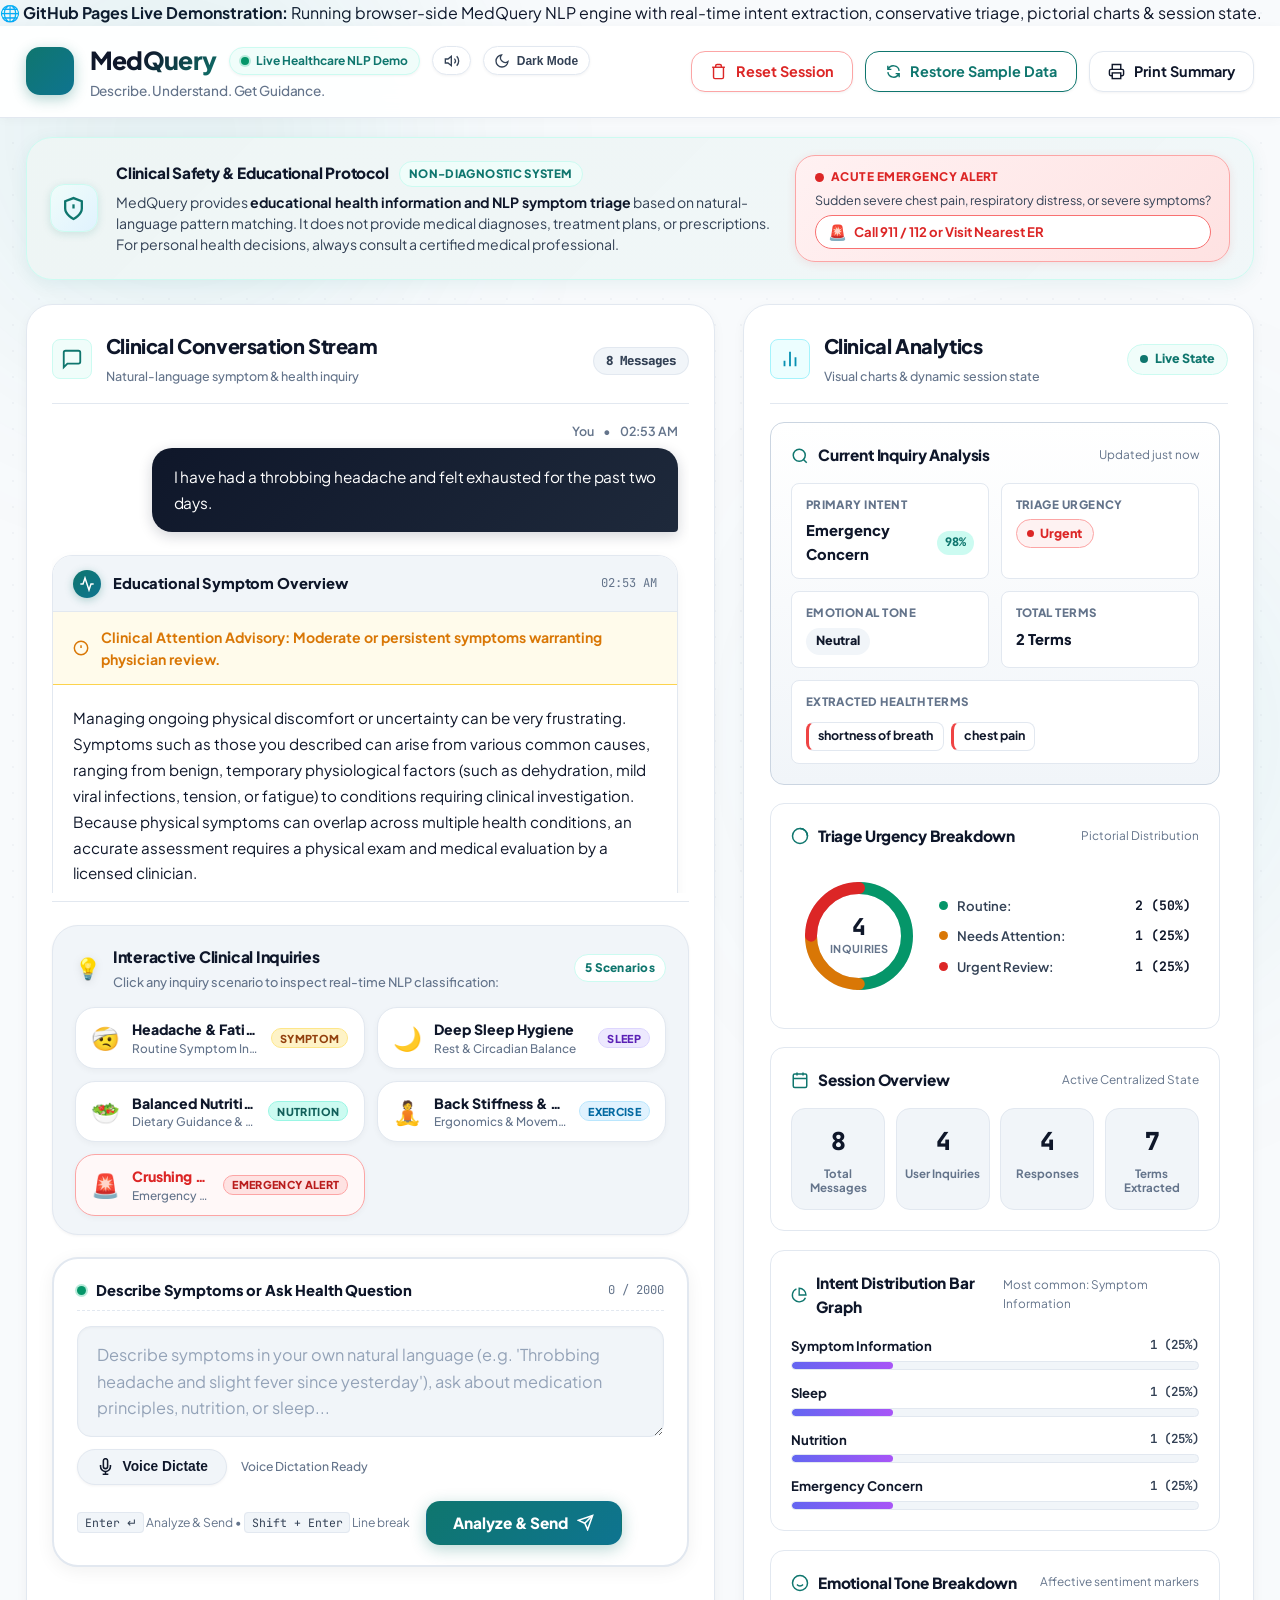
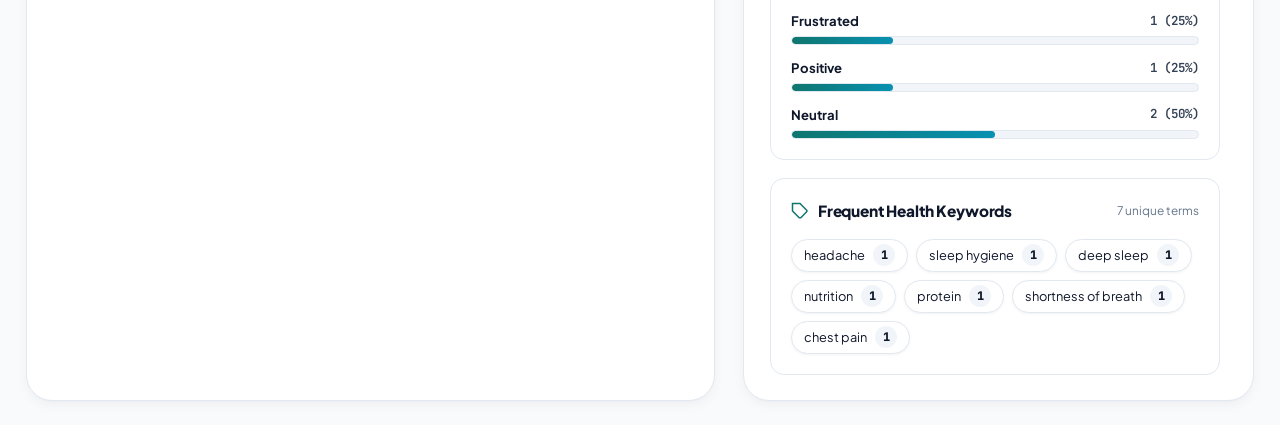
<file: index.html>
<!DOCTYPE html>
<html lang="en">
<head>
  <meta charset="UTF-8">
  <meta http-equiv="refresh" content="0; url=./docs/">
  <title>MedQuery — Healthcare Assistant</title>
  <script>window.location.replace('./docs/');</script>
</head>
<body>
  <p>Loading MedQuery Healthcare Assistant... <a href="./docs/">Click here if not redirected automatically</a>.</p>
</body>
</html>
</file>
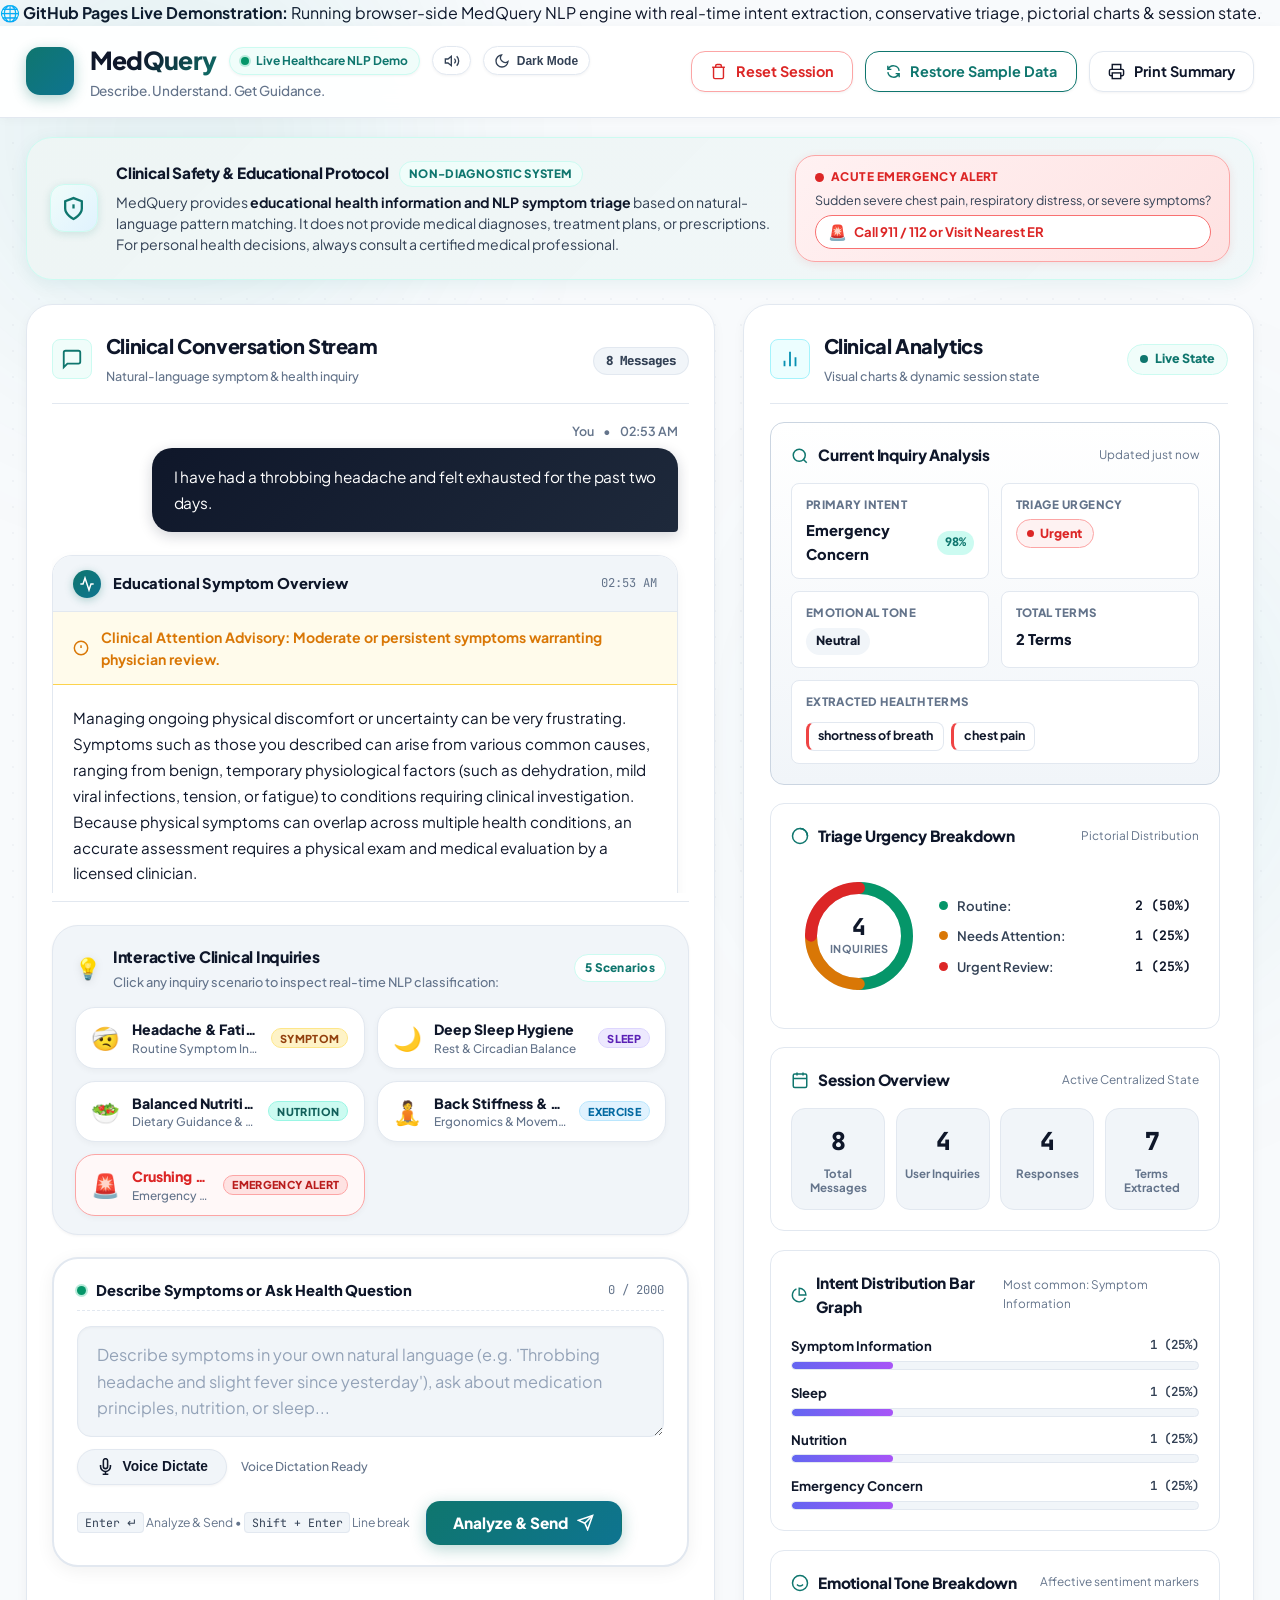
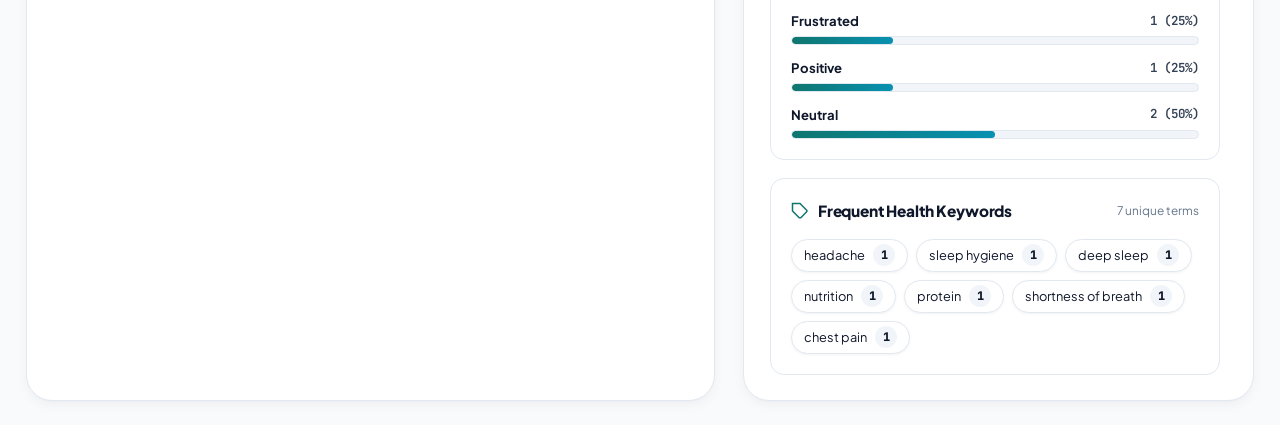
<file: docs/index.html>
<!DOCTYPE html>
<html lang="en" data-theme="light">
<head>
  <meta charset="UTF-8">
  <meta name="viewport" content="width=device-width, initial-scale=1.0">
  <meta name="description" content="MedQuery — Educational Healthcare Question and Symptom Guidance Assistant. GitHub Pages Interactive Demonstration with In-Browser NLP Engine.">
  <title>MedQuery — Healthcare Question & Symptom Guidance Assistant</title>
  <link rel="stylesheet" href="./assets/css/style.css">
  <link rel="preconnect" href="https://fonts.googleapis.com">
  <link rel="preconnect" href="https://fonts.gstatic.com" crossorigin>
  <link href="https://fonts.googleapis.com/css2?family=Plus+Jakarta+Sans:ital,wght@0,300;0,400;0,500;0,600;0,700;0,800;1,400&family=JetBrains+Mono:wght@400;500;600;700&display=swap" rel="stylesheet">
</head>
<body>
  <!-- Ambient Flowing Medical Background Particles & Gradients -->
  <div class="ambient-glow glow-top-left" aria-hidden="true"></div>
  <div class="ambient-glow glow-bottom-right" aria-hidden="true"></div>
  <div class="grid-overlay" aria-hidden="true"></div>

  <!-- Flowing Medical Animation Particles -->
  <div class="medical-particles-container no-print" aria-hidden="true">
    <div class="med-particle p-cross" style="left: 8%; animation-duration: 22s; animation-delay: 0s;">+</div>
    <div class="med-particle p-pulse" style="left: 22%; animation-duration: 26s; animation-delay: 4s;">
      <svg viewBox="0 0 24 24" fill="none" stroke="currentColor" stroke-width="2"><path d="M22 12h-4l-3 9L9 3l-3 9H2"/></svg>
    </div>
    <div class="med-particle p-dna" style="left: 42%; animation-duration: 30s; animation-delay: 2s;">🧬</div>
    <div class="med-particle p-cross" style="left: 65%; animation-duration: 24s; animation-delay: 6s;">+</div>
    <div class="med-particle p-heart" style="left: 78%; animation-duration: 28s; animation-delay: 1s;">
      <svg viewBox="0 0 24 24" fill="none" stroke="currentColor" stroke-width="1.8"><path d="M19 14c1.49-1.46 3-3.21 3-5.5A5.5 5.5 0 0016.5 3c-1.76 0-3 .5-4.5 2-1.5-1.5-2.74-2-4.5-2A5.5 5.5 0 002 8.5c0 2.3 1.5 4.05 3 5.5l7 7Z"/></svg>
    </div>
    <div class="med-particle p-shield" style="left: 92%; animation-duration: 25s; animation-delay: 8s;">
      <svg viewBox="0 0 24 24" fill="none" stroke="currentColor" stroke-width="1.8"><path d="M12 22s8-4 8-10V5l-8-3-8 3v7c0 6 8 10 8 10z"/></svg>
    </div>
  </div>

  <!-- Demonstration Notice Banner -->
  <div class="demo-mode-ribbon no-print">
    <span>🌐 <strong>GitHub Pages Live Demonstration:</strong> Running browser-side MedQuery NLP engine with real-time intent extraction, conservative triage, pictorial charts & session state.</span>
  </div>

  <!-- Print Summary Header (Only rendered when window.print() is executed) -->
  <header class="print-only-header">
    <div class="print-title-row">
      <div>
        <h1 class="print-app-title">MedQuery • Clinical Conversation Summary</h1>
        <p class="print-app-tagline">Describe. Understand. Get Guidance. (Educational Healthcare NLP Assistant)</p>
      </div>
      <div class="print-meta-right">
        <p><strong>Generated:</strong> <span id="printDate"></span></p>
        <p><strong>Session ID:</strong> <span id="printSessionId"></span></p>
      </div>
    </div>
    <div class="print-metrics-row" id="printMetricsSummary"></div>
    <div class="print-disclaimer-box">
      <strong>Educational Notice:</strong> MedQuery provides general educational information and is not a substitute for professional medical advice, diagnosis, or treatment. In acute emergencies, contact local emergency services (e.g. 911 / 112) immediately.
    </div>
    <hr class="print-divider">
  </header>

  <!-- App Header -->
  <header class="app-header no-print">
    <div class="header-container">
      <div class="brand-group">
        <div class="brand-icon-wrapper" title="MedQuery Clinical Assistant">
          <!-- Animated ECG Heartbeat Pulse Icon -->
          <svg class="brand-icon" viewBox="0 0 24 24" fill="none" stroke="currentColor" stroke-width="2.2" stroke-linecap="round" stroke-linejoin="round">
            <path class="ecg-path" d="M2 12h3.5l2.5-7 4 14 3.5-10 2 5H22"/>
          </svg>
        </div>
        <div class="brand-text">
          <div class="brand-row">
            <span class="brand-title">MedQuery</span>
            <div class="system-status-pill" title="NLP Pipeline Active">
              <span class="status-dot"></span>
              <span id="connectionStatusText">Live Healthcare NLP Demo</span>
            </div>
            <!-- Audio Feedback Toggle Button -->
            <button id="btnAudioToggle" class="btn-icon-toggle" title="Toggle UI sound effects" aria-label="Toggle UI Audio">
              <svg id="iconAudioOn" viewBox="0 0 24 24" fill="none" stroke="currentColor" stroke-width="2" class="mini-icon">
                <polygon points="11 5 6 9 2 9 2 15 6 15 11 19 11 5"/>
                <path d="M19.07 4.93a10 10 0 0 1 0 14.14M15.54 8.46a5 5 0 0 1 0 7.07"/>
              </svg>
              <svg id="iconAudioOff" viewBox="0 0 24 24" fill="none" stroke="currentColor" stroke-width="2" class="mini-icon hidden">
                <line x1="1" y1="1" x2="23" y2="23"/>
                <path d="M9 9v3a3 3 0 0 0 5.12 2.12M15 9.34V4a3 3 0 0 0-5.94-.6"/>
                <path d="M17 16.95A7 7 0 0 1 5 12v-2m14 0v2a7 7 0 0 1-.11 1.23"/>
                <line x1="12" y1="19" x2="12" y2="23"/>
                <line x1="8" y1="23" x2="16" y2="23"/>
              </svg>
            </button>
            <!-- Dark / Light Mode Theme Toggle -->
            <button id="btnThemeToggle" class="btn-theme-toggle" title="Switch between Dark Mode and Light Mode" aria-label="Toggle Theme">
              <svg id="iconSun" viewBox="0 0 24 24" fill="none" stroke="currentColor" stroke-width="2" class="theme-icon hidden">
                <circle cx="12" cy="12" r="5"/>
                <line x1="12" y1="1" x2="12" y2="3"/>
                <line x1="12" y1="21" x2="12" y2="23"/>
                <line x1="4.22" y1="4.22" x2="5.64" y2="5.64"/>
                <line x1="18.36" y1="18.36" x2="19.78" y2="19.78"/>
                <line x1="1" y1="12" x2="3" y2="12"/>
                <line x1="21" y1="12" x2="23" y2="12"/>
                <line x1="4.22" y1="19.78" x2="5.64" y2="18.36"/>
                <line x1="18.36" y1="5.64" x2="19.78" y2="4.22"/>
              </svg>
              <svg id="iconMoon" viewBox="0 0 24 24" fill="none" stroke="currentColor" stroke-width="2" class="theme-icon">
                <path d="M21 12.79A9 9 0 1 1 11.21 3 7 7 0 0 0 21 12.79z"/>
              </svg>
              <span id="themeLabelText" class="theme-label-text">Dark Mode</span>
            </button>
          </div>
          <span class="brand-tagline">Describe. Understand. Get Guidance.</span>
        </div>
      </div>

      <!-- Action Toolbar with 2 Distinct State Action Buttons -->
      <div class="header-actions">
        <!-- 1. Reset / Clear Button -->
        <button id="btnClear" class="btn btn-outline-danger action-btn-hover" title="Reset all current messages and restart session">
          <svg viewBox="0 0 24 24" fill="none" stroke="currentColor" stroke-width="2" class="btn-icon">
            <polyline points="3 6 5 6 21 6"/>
            <path d="M19 6v14a2 2 0 01-2 2H7a2 2 0 01-2-2V6m3 0V4a2 2 0 012-2h4a2 2 0 012 2v2"/>
          </svg>
          <span>Reset Session</span>
        </button>

        <!-- 2. Restore / Store Demo Button -->
        <button id="btnDemo" class="btn btn-outline-primary action-btn-hover" title="Restore verified sample test cases with complete dynamic analytics">
          <svg viewBox="0 0 24 24" fill="none" stroke="currentColor" stroke-width="2" class="btn-icon">
            <path d="M4 4v5h.582m15.356 2A8.001 8.001 0 004.582 9m0 0H9m11 11v-5h-.581m0 0a8.003 8.003 0 01-15.357-2m15.357 2H15"/>
          </svg>
          <span>Restore Sample Data</span>
        </button>

        <!-- Print Summary Button -->
        <button id="btnPrint" class="btn btn-secondary action-btn-hover" title="Print a clinical consultation summary report">
          <svg viewBox="0 0 24 24" fill="none" stroke="currentColor" stroke-width="2" class="btn-icon">
            <polyline points="6 9 6 2 18 2 18 9"/>
            <path d="M6 18H4a2 2 0 01-2-2v-5a2 2 0 012-2h16a2 2 0 012 2v5a2 2 0 01-2 2h-2"/>
            <rect x="6" y="14" width="12" height="8"/>
          </svg>
          <span>Print Summary</span>
        </button>
      </div>
    </div>
  </header>

  <!-- Clinical Safety & Educational Guidance Notice (Prominent Bounded Alert Banner) -->
  <aside class="safety-banner-section no-print" aria-label="Clinical Protocol & Emergency Guidance">
    <div class="safety-container">
      <div class="safety-card-enhanced">
        <div class="safety-card-left">
          <div class="safety-icon-bubble">
            <svg class="safety-shield-icon" viewBox="0 0 24 24" fill="none" stroke="currentColor" stroke-width="2.2">
              <path d="M12 22s8-4 8-10V5l-8-3-8 3v7c0 6 8 10 8 10z"/>
              <line x1="12" y1="8" x2="12" y2="12"/>
              <line x1="12" y1="16" x2="12.01" y2="16"/>
            </svg>
          </div>
          <div class="safety-content">
            <div class="safety-headline">
              <span class="safety-title-main">Clinical Safety & Educational Protocol</span>
              <span class="safety-badge-tag">Non-Diagnostic System</span>
            </div>
            <p class="safety-text-detail">
              MedQuery provides <strong>educational health information and NLP symptom triage</strong> based on natural-language pattern matching. It does not provide medical diagnoses, treatment plans, or prescriptions. For personal health decisions, always consult a certified medical professional.
            </p>
          </div>
        </div>
        <div class="safety-card-right">
          <div class="emergency-action-box">
            <div class="emergency-pulse-indicator">
              <span class="pulse-beacon-red"></span>
              <span class="emergency-badge-text">Acute Emergency Alert</span>
            </div>
            <p class="emergency-instructions">
              Sudden severe chest pain, respiratory distress, or severe symptoms?
            </p>
            <div class="emergency-dial-pill">
              <span class="dial-icon">🚨</span>
              <span>Call <strong>911 / 112</strong> or Visit Nearest ER</span>
            </div>
          </div>
        </div>
      </div>
    </div>
  </aside>

  <!-- Main Layout Container -->
  <main class="main-layout no-print">
    <!-- Left Column: Conversation Hub -->
    <section class="conversation-panel" aria-label="Healthcare Conversation Stream">
      <div class="panel-header">
        <div class="panel-header-title">
          <div class="icon-bubble">
            <svg viewBox="0 0 24 24" fill="none" stroke="currentColor" stroke-width="2" class="panel-header-icon">
              <path d="M21 15a2 2 0 01-2 2H7l-4 4V5a2 2 0 012-2h14a2 2 0 012 2z"/>
            </svg>
          </div>
          <div>
            <h2>Clinical Conversation Stream</h2>
            <span class="panel-subcaption">Natural-language symptom & health inquiry</span>
          </div>
        </div>
        <div class="panel-meta-actions">
          <span class="message-counter-badge" id="messageCounterBadge">0 Messages</span>
        </div>
      </div>

      <!-- Messages Stream with Visible Enhanced Scrollbar -->
      <div class="stream-scroll-wrapper">
        <div class="messages-stream" id="messagesStream" tabindex="0" aria-live="polite">
          <!-- Empty State (Shown only if conversation is completely cleared) -->
          <div class="empty-state hidden" id="emptyState">
            <div class="empty-state-visual">
              <div class="pulse-ring"></div>
              <div class="empty-state-icon-card">
                <svg viewBox="0 0 24 24" fill="none" stroke="currentColor" stroke-width="1.8">
                  <path d="M22 12h-4l-3 9L9 3l-3 9H2"/>
                </svg>
              </div>
            </div>
            <h3>Conversation Reset</h3>
            <p class="empty-state-desc">
              All interactions have been cleared. Select a suggested scenario below, describe your symptoms, or click <strong>"Restore Sample Data"</strong> to restore verified clinical interactions and analytics.
            </p>
          </div>
        </div>

        <!-- Floating Scroll to Bottom Button -->
        <button id="btnScrollBottom" class="btn-scroll-bottom hidden" title="Scroll to latest message" aria-label="Scroll to newest messages">
          <svg viewBox="0 0 24 24" fill="none" stroke="currentColor" stroke-width="2.5" class="scroll-icon">
            <line x1="12" y1="5" x2="12" y2="19"/>
            <polyline points="19 12 12 19 5 12"/>
          </svg>
          <span>Jump to Latest</span>
        </button>
      </div>

      <!-- Separate Dedicated Interactive Clinical Prompts Box -->
      <div class="suggested-inquiries-card">
        <div class="suggested-card-header">
          <div class="suggested-title-group">
            <span class="suggested-badge-icon">💡</span>
            <div class="suggested-title-stack">
              <h3 class="suggested-heading">Interactive Clinical Inquiries</h3>
              <span class="suggested-subtext">Click any inquiry scenario to inspect real-time NLP classification:</span>
            </div>
          </div>
          <span class="suggested-count-tag">5 Scenarios</span>
        </div>
        <div class="suggested-chips-grid">
          <button type="button" class="suggested-chip chip-symptom" data-query="I have had a throbbing headache and felt exhausted for the past two days.">
            <span class="chip-avatar">🤕</span>
            <div class="chip-details">
              <span class="chip-title">Headache & Fatigue</span>
              <span class="chip-caption">Routine Symptom Inquiry</span>
            </div>
            <span class="chip-tag symptom">Symptom</span>
          </button>
          <button type="button" class="suggested-chip chip-sleep" data-query="How can I improve my sleep hygiene to get more restorative deep sleep?">
            <span class="chip-avatar">🌙</span>
            <div class="chip-details">
              <span class="chip-title">Deep Sleep Hygiene</span>
              <span class="chip-caption">Rest & Circadian Balance</span>
            </div>
            <span class="chip-tag sleep">Sleep</span>
          </button>
          <button type="button" class="suggested-chip chip-nutrition" data-query="What are healthy high-protein snacks to balance daily nutrition and hydration?">
            <span class="chip-avatar">🥗</span>
            <div class="chip-details">
              <span class="chip-title">Balanced Nutrition</span>
              <span class="chip-caption">Dietary Guidance & Protein</span>
            </div>
            <span class="chip-tag nutrition">Nutrition</span>
          </button>
          <button type="button" class="suggested-chip chip-general" data-query="I am experiencing mild lower back stiffness after prolonged sitting at work.">
            <span class="chip-avatar">🧘</span>
            <div class="chip-details">
              <span class="chip-title">Back Stiffness & Posture</span>
              <span class="chip-caption">Ergonomics & Movement</span>
            </div>
            <span class="chip-tag exercise">Exercise</span>
          </button>
          <button type="button" class="suggested-chip chip-urgent red-flag" data-query="I feel sudden severe crushing chest pain and shortness of breath!">
            <span class="chip-avatar">🚨</span>
            <div class="chip-details">
              <span class="chip-title">Crushing Chest Pain</span>
              <span class="chip-caption">Emergency Triage Red Flag</span>
            </div>
            <span class="chip-tag red">Emergency Alert</span>
          </button>
        </div>
      </div>

      <!-- Separate Dedicated Health Inquiry & Symptom Input Console Box -->
      <div class="clinical-input-console">
        <div class="input-console-header">
          <div class="input-header-left">
            <span class="input-status-pulse"></span>
            <span class="input-console-title">Describe Symptoms or Ask Health Question</span>
          </div>
          <div class="input-header-right">
            <button type="button" id="btnClearInput" class="btn-clear-text hidden" title="Clear typed text">Clear</button>
            <span class="char-counter" id="charCounter">0 / 2000</span>
          </div>
        </div>

        <form id="chatForm" class="chat-input-form" onsubmit="return false;">
          <div class="input-textarea-wrapper">
            <textarea
              id="messageInput"
              class="message-textarea"
              placeholder="Describe symptoms in your own natural language (e.g. 'Throbbing headache and slight fever since yesterday'), ask about medication principles, nutrition, or sleep..."
              rows="3"
              maxlength="2000"
              aria-label="Health inquiry message input"
            ></textarea>
          </div>

          <div class="input-console-footer">
            <div class="console-tools-left">
              <!-- Enlarged Sleek Voice Assistant Dictate Button -->
              <button type="button" id="btnVoiceInput" class="btn-voice-assistant action-btn-hover" title="Click to dictate symptoms with your microphone" aria-label="Speech Dictation">
                <div class="mic-wave-container">
                  <span class="wave-bar"></span>
                  <span class="wave-bar"></span>
                  <span class="wave-bar"></span>
                </div>
                <svg id="micIcon" viewBox="0 0 24 24" fill="none" stroke="currentColor" stroke-width="2.2" class="tool-icon">
                  <path d="M12 1a3 3 0 0 0-3 3v8a3 3 0 0 0 6 0V4a3 3 0 0 0-3-3z"/>
                  <path d="M19 10v2a7 7 0 0 1-14 0v-2"/>
                  <line x1="12" y1="19" x2="12" y2="23"/>
                  <line x1="8" y1="23" x2="16" y2="23"/>
                </svg>
                <span id="micStatusText" class="tool-label">Voice Dictate</span>
              </button>
              <span class="voice-support-label">Voice Dictation Ready</span>
            </div>

            <div class="console-tools-right">
              <span class="keyboard-hint">
                <kbd>Enter ↵</kbd> Analyze & Send • <kbd>Shift + Enter</kbd> Line break
              </span>
              <button type="submit" id="btnSend" class="btn btn-primary btn-send-interactive action-btn-hover" aria-label="Analyze and send message">
                <span id="btnSendText">Analyze & Send</span>
                <svg id="btnSendIcon" viewBox="0 0 24 24" fill="none" stroke="currentColor" stroke-width="2.2" class="btn-icon">
                  <line x1="22" y1="2" x2="11" y2="13"/>
                  <polygon points="22 2 15 22 11 13 2 9 22 2"/>
                </svg>
                <span id="sendSpinner" class="spinner hidden" aria-hidden="true"></span>
              </button>
            </div>
          </div>
        </form>
      </div>
    </section>

    <!-- Right Column: Real-Time Analytics & Pictorial Charts -->
    <aside class="analytics-panel" aria-label="Healthcare Analytics and NLP Breakdown">
      <div class="panel-header">
        <div class="panel-header-title">
          <div class="icon-bubble cyan">
            <svg viewBox="0 0 24 24" fill="none" stroke="currentColor" stroke-width="2" class="panel-header-icon">
              <path d="M18 20V10M12 20V4M6 20v-6"/>
            </svg>
          </div>
          <div>
            <h2>Clinical Analytics</h2>
            <span class="panel-subcaption">Visual charts & dynamic session state</span>
          </div>
        </div>
        <span class="live-pulse-badge">
          <span class="pulse-beacon"></span>
          Live State
        </span>
      </div>

      <div class="analytics-scroll-body">
        <!-- Card 1: Latest Message Analysis -->
        <div class="card analytics-card highlight-card">
          <div class="card-header">
            <div class="card-title-group">
              <svg viewBox="0 0 24 24" fill="none" stroke="currentColor" stroke-width="2" class="card-title-icon"><circle cx="11" cy="11" r="8"/><line x1="21" y1="21" x2="16.65" y2="16.65"/></svg>
              <h3>Current Inquiry Analysis</h3>
            </div>
            <span class="card-subtitle" id="latestTimestamp">Active interaction</span>
          </div>
          <div class="analysis-grid">
            <div class="metric-cell">
              <span class="metric-sublabel">Primary Intent</span>
              <div class="metric-value-row">
                <span class="metric-highlight" id="latestIntent">None yet</span>
                <span class="confidence-pill" id="latestConfidence">—</span>
              </div>
            </div>

            <div class="metric-cell">
              <span class="metric-sublabel">Triage Urgency</span>
              <div class="metric-value-row">
                <span class="urgency-tag routine" id="latestUrgency">
                  <span class="tag-dot"></span>
                  <span id="latestUrgencyText">Routine</span>
                </span>
              </div>
            </div>

            <div class="metric-cell">
              <span class="metric-sublabel">Emotional Tone</span>
              <div class="metric-value-row">
                <span class="tone-tag neutral" id="latestTone">Neutral</span>
              </div>
            </div>

            <div class="metric-cell">
              <span class="metric-sublabel">Total Terms</span>
              <div class="metric-value-row">
                <span class="metric-highlight" id="latestTermsCount">0 terms</span>
              </div>
            </div>

            <div class="metric-cell full-width">
              <span class="metric-sublabel">Extracted Health Terms</span>
              <div class="keywords-chip-list" id="latestKeywordsList">
                <span class="empty-terms-notice">No medical terms detected yet</span>
              </div>
            </div>
          </div>
        </div>

        <!-- Card 2: Pictorial Representation — Urgency Donut Chart -->
        <div class="card analytics-card">
          <div class="card-header">
            <div class="card-title-group">
              <svg viewBox="0 0 24 24" fill="none" stroke="currentColor" stroke-width="2" class="card-title-icon">
                <circle cx="12" cy="12" r="10"/>
                <path d="M12 2a10 10 0 0 1 10 10"/>
              </svg>
              <h3>Triage Urgency Breakdown</h3>
            </div>
            <span class="card-subtitle">Pictorial Distribution</span>
          </div>
          <div class="chart-donut-wrapper">
            <div class="donut-svg-container">
              <svg class="donut-chart-svg" viewBox="0 0 120 120" id="urgencyDonutSvg">
                <circle class="donut-base-ring" cx="60" cy="60" r="48" fill="none" stroke-width="12"/>
                <circle class="donut-segment segment-routine" id="donutSegmentRoutine" cx="60" cy="60" r="48" fill="none" stroke-width="12" stroke-dasharray="0 301.6"/>
                <circle class="donut-segment segment-attention" id="donutSegmentAttention" cx="60" cy="60" r="48" fill="none" stroke-width="12" stroke-dasharray="0 301.6"/>
                <circle class="donut-segment segment-urgent" id="donutSegmentUrgent" cx="60" cy="60" r="48" fill="none" stroke-width="12" stroke-dasharray="0 301.6"/>
              </svg>
              <div class="donut-center-info">
                <span class="donut-center-num" id="donutCenterNum">0</span>
                <span class="donut-center-label">Inquiries</span>
              </div>
            </div>
            <div class="donut-legend-list">
              <div class="donut-legend-item">
                <span class="legend-color-dot dot-routine"></span>
                <span class="legend-name">Routine:</span>
                <strong class="legend-stat" id="legendRoutineStat">0 (0%)</strong>
              </div>
              <div class="donut-legend-item">
                <span class="legend-color-dot dot-attention"></span>
                <span class="legend-name">Needs Attention:</span>
                <strong class="legend-stat" id="legendAttentionStat">0 (0%)</strong>
              </div>
              <div class="donut-legend-item">
                <span class="legend-color-dot dot-urgent"></span>
                <span class="legend-name">Urgent Review:</span>
                <strong class="legend-stat" id="legendUrgentStat">0 (0%)</strong>
              </div>
            </div>
          </div>
        </div>

        <!-- Card 3: Session Overview Counters -->
        <div class="card analytics-card">
          <div class="card-header">
            <div class="card-title-group">
              <svg viewBox="0 0 24 24" fill="none" stroke="currentColor" stroke-width="2" class="card-title-icon"><rect x="3" y="4" width="18" height="18" rx="2" ry="2"/><line x1="16" y1="2" x2="16" y2="6"/><line x1="8" y1="2" x2="8" y2="6"/><line x1="3" y1="10" x2="21" y2="10"/></svg>
              <h3>Session Overview</h3>
            </div>
            <span class="card-subtitle">Active Centralized State</span>
          </div>
          <div class="stats-counters-grid">
            <div class="stat-counter-box" title="Total messages exchanged in this session">
              <span class="stat-num" id="statTotalMessages">0</span>
              <span class="stat-title">Total Messages</span>
            </div>
            <div class="stat-counter-box" title="User inquiries analyzed">
              <span class="stat-num" id="statUserMessages">0</span>
              <span class="stat-title">User Inquiries</span>
            </div>
            <div class="stat-counter-box" title="Guidance responses provided">
              <span class="stat-num" id="statAssistantMessages">0</span>
              <span class="stat-title">Responses</span>
            </div>
            <div class="stat-counter-box" title="Total healthcare keywords extracted">
              <span class="stat-num" id="statKeywordMentions">0</span>
              <span class="stat-title">Terms Extracted</span>
            </div>
          </div>
        </div>

        <!-- Card 4: Pictorial Representation — Intent Distribution Bar Graph -->
        <div class="card analytics-card">
          <div class="card-header">
            <div class="card-title-group">
              <svg viewBox="0 0 24 24" fill="none" stroke="currentColor" stroke-width="2" class="card-title-icon"><path d="M21.21 15.89A10 10 0 1 1 8 2.83"/><path d="M22 12A10 10 0 0 0 12 2v10z"/></svg>
              <h3>Intent Distribution Bar Graph</h3>
            </div>
            <span class="card-subtitle" id="mostCommonIntentLabel">Most common: —</span>
          </div>
          <div class="distribution-bars-list" id="intentDistributionList">
            <p class="empty-distribution-notice">Send inquiries to generate real-time intent analytics.</p>
          </div>
        </div>

        <!-- Card 5: Emotional Tone Breakdown -->
        <div class="card analytics-card">
          <div class="card-header">
            <div class="card-title-group">
              <svg viewBox="0 0 24 24" fill="none" stroke="currentColor" stroke-width="2" class="card-title-icon"><circle cx="12" cy="12" r="10"/><path d="M8 14s1.5 2 4 2 4-2 4-2"/><line x1="9" y1="9" x2="9.01" y2="9"/><line x1="15" y1="9" x2="15.01" y2="9"/></svg>
              <h3>Emotional Tone Breakdown</h3>
            </div>
            <span class="card-subtitle">Affective sentiment markers</span>
          </div>
          <div class="distribution-bars-list" id="toneDistributionList">
            <p class="empty-distribution-notice">Send inquiries to analyze emotional tone.</p>
          </div>
        </div>

        <!-- Card 6: Frequent Health Keywords Cloud -->
        <div class="card analytics-card">
          <div class="card-header">
            <div class="card-title-group">
              <svg viewBox="0 0 24 24" fill="none" stroke="currentColor" stroke-width="2" class="card-title-icon"><path d="M20.59 13.41l-7.17 7.17a2 2 0 0 1-2.83 0L2 12V2h10l8.59 8.59a2 2 0 0 1 0 2.82z"/><line x1="7" y1="7" x2="7.01" y2="7"/></svg>
              <h3>Frequent Health Keywords</h3>
            </div>
            <span class="card-subtitle" id="uniqueKeywordsLabel">0 unique terms</span>
          </div>
          <div class="keyword-frequency-cloud" id="topKeywordsCloud">
            <p class="empty-distribution-notice">Extracted health terms will appear here.</p>
          </div>
        </div>
      </div>
    </aside>
  </main>

  <!-- Print-Only Conversation Summary (Rendered on window.print()) -->
  <section class="print-conversation-section" id="printConversationSection"></section>

  <!-- Detailed NLP Analysis Inspector Modal -->
  <div class="modal-backdrop hidden" id="analysisModalBackdrop" role="dialog" aria-modal="true" aria-labelledby="modalTitle">
    <div class="modal-card">
      <div class="modal-header">
        <div class="modal-title-group">
          <div class="modal-icon-bubble">
            <svg viewBox="0 0 24 24" fill="none" stroke="currentColor" stroke-width="2" class="modal-icon">
              <circle cx="12" cy="12" r="10"/>
              <line x1="12" y1="16" x2="12" y2="12"/>
              <line x1="12" y1="8" x2="12.01" y2="8"/>
            </svg>
          </div>
          <div>
            <h3 id="modalTitle">Clinical NLP Pipeline Inspection</h3>
            <span class="modal-subtitle" id="modalSubtitle">Detailed diagnostic breakdown</span>
          </div>
        </div>
        <button class="modal-close-btn" id="modalCloseBtn" aria-label="Close modal">&times;</button>
      </div>

      <div class="modal-body" id="modalBody"></div>

      <div class="modal-footer">
        <button class="btn btn-secondary action-btn-hover" id="modalDismissBtn">Close Inspector</button>
      </div>
    </div>
  </div>

  <!-- Clear Confirmation Dialog Modal -->
  <div class="modal-backdrop hidden" id="confirmModalBackdrop" role="dialog" aria-modal="true" aria-labelledby="confirmTitle">
    <div class="modal-card modal-card-sm">
      <div class="modal-header danger-header">
        <div class="modal-title-group">
          <div class="modal-icon-bubble danger">
            <svg viewBox="0 0 24 24" fill="none" stroke="currentColor" stroke-width="2" class="modal-icon text-danger">
              <path d="M10.29 3.86L1.82 18a2 2 0 001.71 3h16.94a2 2 0 001.71-3L13.71 3.86a2 2 0 00-3.42 0z"/>
              <line x1="12" y1="9" x2="12" y2="13"/>
              <line x1="12" y1="17" x2="12.01" y2="17"/>
            </svg>
          </div>
          <div>
            <h3 id="confirmTitle">Reset Conversation History?</h3>
            <span class="modal-subtitle">Destructive session action</span>
          </div>
        </div>
        <button class="modal-close-btn" id="confirmCloseBtn" aria-label="Close modal">&times;</button>
      </div>

      <div class="modal-body">
        <p>This will erase all active messages and reset the dynamic analytics counters to zero.</p>
        <div class="alert-box-subtle">
          <svg viewBox="0 0 24 24" fill="none" stroke="currentColor" stroke-width="2" class="alert-icon"><circle cx="12" cy="12" r="10"/><line x1="12" y1="16" x2="12" y2="12"/><line x1="12" y1="8" x2="12.01" y2="8"/></svg>
          <span>You can restore verified sample clinical interactions at any time by clicking <strong>"Restore Sample Data"</strong> in the top toolbar.</span>
        </div>
      </div>

      <div class="modal-footer">
        <button class="btn btn-secondary action-btn-hover" id="confirmCancelBtn">Cancel</button>
        <button class="btn btn-danger action-btn-hover" id="confirmExecuteBtn">Reset All Data</button>
      </div>
    </div>
  </div>

  <!-- Toast Notification Container -->
  <div class="toast-container" id="toastContainer" aria-live="assertive"></div>

  <!-- In-Browser Client NLP Engine + Controller -->
  <script src="./assets/js/nlp-engine.js"></script>
  <script src="./assets/js/app.js"></script>
</body>
</html>
</file>
<file: docs/assets/css/style.css>
/* ==========================================================================
   MedQuery — Healthcare Question & Symptom Guidance Assistant
   Design System: Dual Theme (Dark / Light), Flowing Medical Atmosphere & Charts
   ========================================================================== */

:root, [data-theme="light"] {
  /* Medical Teal & Slate Palette (Light Mode) */
  --color-primary: #0f766e;
  --color-primary-hover: #0d5c56;
  --color-primary-active: #042f2e;
  --color-primary-light: #ccfbf1;
  --color-primary-subtle: #f0fdfa;
  --color-cyan-accent: #06b6d4;

  --color-bg-canvas: #f8fafc;
  --color-bg-card: #ffffff;
  --color-bg-card-subtle: #f1f5f9;
  --color-bg-header: rgba(255, 255, 255, 0.94);
  --color-border-card: #e2e8f0;
  --color-border-hover: #cbd5e1;

  --color-text-main: #0f172a;        /* 100% High Contrast */
  --color-text-muted: #334155;
  --color-text-subtle: #64748b;
  --color-text-placeholder: #94a3b8;

  /* Triage Colors */
  --color-routine: #059669;
  --color-routine-bg: #ecfdf5;
  --color-routine-border: #6ee7b7;

  --color-attention: #d97706;
  --color-attention-bg: #fffbeb;
  --color-attention-border: #fcd34d;

  --color-urgent: #dc2626;
  --color-urgent-bg: #fef2f2;
  --color-urgent-border: #fca5a5;

  /* Donut chart ring */
  --color-donut-track: #e2e8f0;

  /* Scrollbar */
  --color-scrollbar-thumb: #94a3b8;
  --color-scrollbar-hover: #64748b;

  /* Ambient Particle Opacity */
  --particle-opacity: 0.18;
  --glow-opacity: 0.55;

  /* Shadows */
  --shadow-subtle: 0 1px 3px 0 rgba(15, 23, 42, 0.05);
  --shadow-card: 0 4px 14px -2px rgba(15, 23, 42, 0.06), 0 2px 4px -2px rgba(15, 23, 42, 0.04);
  --shadow-card-hover: 0 14px 28px -4px rgba(15, 23, 42, 0.09), 0 4px 8px -2px rgba(15, 23, 42, 0.05);
  --shadow-modal: 0 25px 50px -12px rgba(15, 23, 42, 0.28);
}

[data-theme="dark"] {
  /* Medical Neon Teal & Midnight Slate Palette (Dark Mode) */
  --color-primary: #14b8a6;
  --color-primary-hover: #2dd4bf;
  --color-primary-active: #0d9488;
  --color-primary-light: #134e4a;
  --color-primary-subtle: #042f2e;
  --color-cyan-accent: #38bdf8;

  --color-bg-canvas: #090e1a;         /* Deepest Midnight Hospital Dark */
  --color-bg-card: #131c31;          /* Elevated Clinical Slate Card */
  --color-bg-card-subtle: #1e293b;
  --color-bg-header: rgba(19, 28, 49, 0.94);
  --color-border-card: #27354f;
  --color-border-hover: #3b82f6;

  --color-text-main: #f8fafc;        /* High-Contrast Crisp White */
  --color-text-muted: #e2e8f0;
  --color-text-subtle: #94a3b8;
  --color-text-placeholder: #64748b;

  /* Triage Colors */
  --color-routine: #10b981;
  --color-routine-bg: #064e3b;
  --color-routine-border: #059669;

  --color-attention: #f59e0b;
  --color-attention-bg: #451a03;
  --color-attention-border: #b45309;

  --color-urgent: #ef4444;
  --color-urgent-bg: #450a0a;
  --color-urgent-border: #b91c1c;

  /* Donut chart ring */
  --color-donut-track: #1e293b;

  /* Scrollbar */
  --color-scrollbar-thumb: #475569;
  --color-scrollbar-hover: #94a3b8;

  /* Ambient Particle Opacity */
  --particle-opacity: 0.32;
  --glow-opacity: 0.75;

  /* Shadows */
  --shadow-subtle: 0 1px 3px 0 rgba(0, 0, 0, 0.4);
  --shadow-card: 0 4px 14px -2px rgba(0, 0, 0, 0.45);
  --shadow-card-hover: 0 14px 28px -4px rgba(0, 0, 0, 0.6);
  --shadow-modal: 0 25px 50px -12px rgba(0, 0, 0, 0.8);
}

:root {
  --font-main: 'Plus Jakarta Sans', -apple-system, BlinkMacSystemFont, "Segoe UI", Roboto, sans-serif;
  --font-mono: 'JetBrains Mono', monospace;

  --radius-xs: 4px;
  --radius-sm: 8px;
  --radius-md: 14px;
  --radius-lg: 20px;
  --radius-xl: 26px;
  --radius-pill: 9999px;

  --transition-fast: 160ms cubic-bezier(0.4, 0, 0.2, 1);
  --transition-smooth: 280ms cubic-bezier(0.16, 1, 0.3, 1);
  --transition-spring: 450ms cubic-bezier(0.34, 1.56, 0.64, 1);
}

/* Base Reset & Smooth Rendering */
*, *::before, *::after {
  box-sizing: border-box;
  margin: 0;
  padding: 0;
}

html {
  scroll-behavior: smooth;
}

body {
  font-family: var(--font-main);
  background-color: var(--color-bg-canvas);
  color: var(--color-text-main);
  line-height: 1.6;
  -webkit-font-smoothing: antialiased;
  -moz-osx-font-smoothing: grayscale;
  min-height: 100vh;
  display: flex;
  flex-direction: column;
  position: relative;
  overflow-x: hidden;
  transition: background-color var(--transition-smooth), color var(--transition-smooth);
}

body.modal-open {
  overflow: hidden;
}

/* Ambient Medical Glow Background */
.ambient-glow {
  position: fixed;
  border-radius: 50%;
  filter: blur(120px);
  pointer-events: none;
  z-index: 0;
  opacity: var(--glow-opacity);
  transition: opacity var(--transition-smooth);
}

.glow-top-left {
  top: -140px;
  left: -100px;
  width: 550px;
  height: 550px;
  background: radial-gradient(circle, rgba(15, 118, 110, 0.25) 0%, rgba(6, 182, 212, 0.08) 60%, transparent 80%);
}

.glow-bottom-right {
  bottom: -160px;
  right: -120px;
  width: 650px;
  height: 650px;
  background: radial-gradient(circle, rgba(6, 182, 212, 0.2) 0%, rgba(15, 118, 110, 0.06) 60%, transparent 80%);
}

.grid-overlay {
  position: fixed;
  inset: 0;
  background-image: radial-gradient(rgba(148, 163, 184, 0.12) 1px, transparent 0);
  background-size: 26px 26px;
  pointer-events: none;
  z-index: 0;
  opacity: 0.6;
}

/* ==========================================================================
   Flowing Medical Ambient Particles
   ========================================================================== */

.medical-particles-container {
  position: fixed;
  inset: 0;
  pointer-events: none;
  z-index: 0;
  overflow: hidden;
}

.med-particle {
  position: absolute;
  bottom: -60px;
  font-size: 24px;
  color: var(--color-primary);
  opacity: var(--particle-opacity);
  animation: float-up linear infinite;
  display: flex;
  align-items: center;
  justify-content: center;
  filter: drop-shadow(0 2px 6px rgba(15, 118, 110, 0.2));
}

.med-particle svg {
  width: 28px;
  height: 28px;
}

.p-cross {
  font-weight: 800;
  font-size: 32px;
  line-height: 1;
}

@keyframes float-up {
  0% {
    transform: translateY(0) rotate(0deg) scale(0.85);
    opacity: 0;
  }
  10% {
    opacity: var(--particle-opacity);
  }
  90% {
    opacity: var(--particle-opacity);
  }
  100% {
    transform: translateY(-110vh) rotate(360deg) scale(1.15);
    opacity: 0;
  }
}

/* ==========================================================================
   Header & Brand Section
   ========================================================================== */

.app-header {
  background-color: var(--color-bg-header);
  backdrop-filter: blur(14px);
  -webkit-backdrop-filter: blur(14px);
  border-bottom: 1px solid var(--color-border-card);
  position: sticky;
  top: 0;
  z-index: 40;
  box-shadow: 0 2px 10px rgba(0, 0, 0, 0.03);
  transition: background-color var(--transition-smooth), border-color var(--transition-smooth);
}

.header-container {
  max-width: 1480px;
  margin: 0 auto;
  padding: 0.95rem 1.6rem;
  display: flex;
  align-items: center;
  justify-content: space-between;
  gap: 1.5rem;
  position: relative;
  z-index: 1;
}

.brand-group {
  display: flex;
  align-items: center;
  gap: 1rem;
}

.brand-icon-wrapper {
  width: 48px;
  height: 48px;
  border-radius: var(--radius-md);
  background: linear-gradient(135deg, #0f766e 0%, #0e7490 100%);
  display: flex;
  align-items: center;
  justify-content: center;
  color: #ffffff;
  box-shadow: 0 4px 14px rgba(15, 118, 110, 0.32);
  position: relative;
  overflow: hidden;
  transition: transform var(--transition-smooth), box-shadow var(--transition-smooth);
}

.brand-icon-wrapper:hover {
  transform: scale(1.06) rotate(-2deg);
  box-shadow: 0 6px 20px rgba(15, 118, 110, 0.45);
}

.brand-icon {
  width: 28px;
  height: 28px;
}

.ecg-path {
  stroke-dasharray: 60;
  stroke-dashoffset: 60;
  animation: ecg-beat 2.8s ease-in-out infinite;
}

@keyframes ecg-beat {
  0% { stroke-dashoffset: 60; opacity: 0.4; }
  30% { stroke-dashoffset: 0; opacity: 1; }
  70% { stroke-dashoffset: -60; opacity: 1; }
  100% { stroke-dashoffset: -60; opacity: 0.4; }
}

.brand-text {
  display: flex;
  flex-direction: column;
}

.brand-row {
  display: flex;
  align-items: center;
  gap: 0.75rem;
}

.brand-title {
  font-size: 1.55rem;
  font-weight: 800;
  color: var(--color-text-main);
  letter-spacing: -0.025em;
  background: linear-gradient(135deg, var(--color-text-main) 40%, var(--color-primary) 100%);
  -webkit-background-clip: text;
  -webkit-text-fill-color: transparent;
}

.system-status-pill {
  display: inline-flex;
  align-items: center;
  gap: 0.45rem;
  font-size: 0.75rem;
  font-weight: 700;
  background: var(--color-primary-subtle);
  color: var(--color-primary);
  border: 1px solid var(--color-primary-light);
  border-radius: var(--radius-pill);
  padding: 0.22rem 0.7rem;
  box-shadow: 0 1px 3px rgba(0, 0, 0, 0.05);
}

.status-dot {
  width: 8px;
  height: 8px;
  border-radius: 50%;
  background-color: var(--color-routine);
  box-shadow: 0 0 0 2px rgba(16, 185, 129, 0.25);
  animation: pulse-dot 2s infinite;
}

@keyframes pulse-dot {
  0%, 100% { transform: scale(1); opacity: 1; }
  50% { transform: scale(1.3); opacity: 0.6; }
}

/* Audio & Theme Toggles */
.btn-icon-toggle, .btn-theme-toggle {
  background-color: var(--color-bg-card);
  border: 1px solid var(--color-border-card);
  border-radius: var(--radius-pill);
  padding: 0.35rem 0.65rem;
  cursor: pointer;
  display: inline-flex;
  align-items: center;
  gap: 0.4rem;
  color: var(--color-text-muted);
  font-size: 0.78rem;
  font-weight: 600;
  transition: all var(--transition-fast);
  box-shadow: var(--shadow-subtle);
}

.btn-icon-toggle:hover, .btn-theme-toggle:hover {
  background-color: var(--color-bg-card-subtle);
  color: var(--color-primary);
  border-color: var(--color-primary);
  transform: translateY(-1px);
}

.mini-icon, .theme-icon {
  width: 16px;
  height: 16px;
}

.theme-label-text {
  font-size: 0.75rem;
  font-weight: 600;
}

.brand-tagline {
  font-size: 0.85rem;
  color: var(--color-text-subtle);
  font-weight: 500;
  letter-spacing: -0.01em;
}

.header-actions {
  display: flex;
  align-items: center;
  gap: 0.75rem;
}

/* ==========================================================================
   Clinical Safety & Educational Guidance Notice (Enhanced Placement)
   ========================================================================== */

.safety-banner-section {
  max-width: 1480px;
  width: 100%;
  margin: 1.15rem auto 0;
  padding: 0 1.6rem;
  position: relative;
  z-index: 2;
}

.safety-card-enhanced {
  background: linear-gradient(135deg, rgba(15, 118, 110, 0.07) 0%, rgba(14, 116, 144, 0.06) 100%);
  background-color: var(--color-bg-card);
  border: 1.5px solid var(--color-primary-light);
  border-radius: var(--radius-xl);
  padding: 1.05rem 1.45rem;
  display: flex;
  align-items: center;
  justify-content: space-between;
  gap: 1.5rem;
  box-shadow: 0 4px 18px rgba(15, 118, 110, 0.08);
  transition: all var(--transition-smooth);
}

[data-theme="dark"] .safety-card-enhanced {
  background: linear-gradient(135deg, rgba(15, 118, 110, 0.16) 0%, rgba(14, 116, 144, 0.12) 100%);
  background-color: var(--color-bg-card);
  border-color: rgba(45, 212, 191, 0.3);
  box-shadow: 0 4px 20px rgba(0, 0, 0, 0.35);
}

.safety-card-enhanced:hover {
  box-shadow: 0 6px 24px rgba(15, 118, 110, 0.14);
  border-color: var(--color-primary);
}

.safety-card-left {
  display: flex;
  align-items: center;
  gap: 1.15rem;
  flex: 1;
}

.safety-icon-bubble {
  width: 48px;
  height: 48px;
  min-width: 48px;
  border-radius: var(--radius-md);
  background: linear-gradient(135deg, var(--color-primary-subtle) 0%, #e0f2fe 100%);
  color: var(--color-primary);
  display: flex;
  align-items: center;
  justify-content: center;
  border: 1px solid var(--color-primary-light);
  box-shadow: 0 2px 8px rgba(15, 118, 110, 0.15);
}

[data-theme="dark"] .safety-icon-bubble {
  background: #042f2e;
  border-color: #0d9488;
  color: #2dd4bf;
}

.safety-shield-icon {
  width: 25px;
  height: 25px;
}

.safety-content {
  display: flex;
  flex-direction: column;
  gap: 0.35rem;
}

.safety-headline {
  display: flex;
  align-items: center;
  gap: 0.65rem;
  flex-wrap: wrap;
}

.safety-title-main {
  font-size: 0.96rem;
  font-weight: 800;
  color: var(--color-text-main);
  letter-spacing: -0.015em;
}

.safety-badge-tag {
  font-size: 0.72rem;
  font-weight: 800;
  padding: 0.16rem 0.58rem;
  border-radius: var(--radius-pill);
  background-color: var(--color-primary-subtle);
  color: var(--color-primary);
  border: 1px solid var(--color-primary-light);
  text-transform: uppercase;
  letter-spacing: 0.03em;
}

.safety-text-detail {
  font-size: 0.88rem;
  color: var(--color-text-muted);
  line-height: 1.5;
  margin: 0;
}

.safety-text-detail strong {
  color: var(--color-text-main);
}

.safety-card-right {
  display: flex;
  align-items: center;
  flex-shrink: 0;
}

.emergency-action-box {
  background: linear-gradient(135deg, #fff1f2 0%, #fee2e2 100%);
  border: 1.5px solid #fca5a5;
  border-radius: var(--radius-lg);
  padding: 0.75rem 1.15rem;
  display: flex;
  flex-direction: column;
  gap: 0.35rem;
  min-width: 260px;
  box-shadow: 0 2px 10px rgba(220, 38, 38, 0.1);
  transition: all var(--transition-fast);
}

[data-theme="dark"] .emergency-action-box {
  background: linear-gradient(135deg, #450a0a 0%, #2b0707 100%);
  border-color: #991b1b;
  box-shadow: 0 2px 12px rgba(0, 0, 0, 0.4);
}

.emergency-action-box:hover {
  border-color: var(--color-urgent);
  box-shadow: 0 4px 16px rgba(220, 38, 38, 0.22);
}

.emergency-pulse-indicator {
  display: flex;
  align-items: center;
  gap: 0.45rem;
}

.pulse-beacon-red {
  width: 9px;
  height: 9px;
  border-radius: 50%;
  background-color: var(--color-urgent);
  box-shadow: 0 0 0 0 rgba(220, 38, 38, 0.7);
  animation: beacon-red 1.8s infinite;
}

@keyframes beacon-red {
  0% { box-shadow: 0 0 0 0 rgba(220, 38, 38, 0.7); }
  70% { box-shadow: 0 0 0 8px rgba(220, 38, 38, 0); }
  100% { box-shadow: 0 0 0 0 rgba(220, 38, 38, 0); }
}

.emergency-badge-text {
  font-size: 0.74rem;
  font-weight: 800;
  color: var(--color-urgent);
  text-transform: uppercase;
  letter-spacing: 0.04em;
}

.emergency-instructions {
  font-size: 0.78rem;
  color: var(--color-text-muted);
  line-height: 1.35;
  margin: 0;
}

.emergency-dial-pill {
  display: inline-flex;
  align-items: center;
  gap: 0.45rem;
  background-color: #ffffff;
  border: 1px solid #f87171;
  border-radius: var(--radius-pill);
  padding: 0.25rem 0.75rem;
  font-size: 0.82rem;
  color: var(--color-urgent);
  font-weight: 700;
}

[data-theme="dark"] .emergency-dial-pill {
  background-color: #1a0606;
  border-color: #ef4444;
  color: #fca5a5;
}

.dial-icon {
  font-size: 0.95rem;
}

@media (max-width: 992px) {
  .safety-card-enhanced {
    flex-direction: column;
    align-items: flex-start;
  }
  .safety-card-right {
    width: 100%;
  }
  .emergency-action-box {
    width: 100%;
  }
}

/* ==========================================================================
   Buttons & Controls (Enlarged, Clear & Tactile)
   ========================================================================== */

.btn {
  display: inline-flex;
  align-items: center;
  justify-content: center;
  gap: 0.55rem;
  font-family: var(--font-main);
  font-size: 0.9rem;
  font-weight: 700;
  padding: 0.65rem 1.15rem;
  border-radius: var(--radius-md);
  border: 1px solid transparent;
  cursor: pointer;
  transition: all var(--transition-smooth);
  white-space: nowrap;
  user-select: none;
  position: relative;
  outline: none;
}

.btn:focus-visible {
  box-shadow: 0 0 0 3px rgba(15, 118, 110, 0.35);
}

.btn-icon {
  width: 17px;
  height: 17px;
  transition: transform var(--transition-fast);
}

.action-btn-hover:hover .btn-icon {
  transform: rotate(-10deg) scale(1.15);
}

.btn-primary {
  background: linear-gradient(135deg, var(--color-primary) 0%, #0e7490 100%);
  color: #ffffff;
  box-shadow: 0 4px 12px rgba(15, 118, 110, 0.3);
}

.btn-primary:hover:not(:disabled) {
  background: linear-gradient(135deg, var(--color-primary-hover) 0%, #0c647b 100%);
  box-shadow: 0 6px 18px rgba(15, 118, 110, 0.45);
  transform: translateY(-2px);
}

.btn-outline-primary {
  background-color: var(--color-bg-card);
  color: var(--color-primary);
  border-color: var(--color-primary);
  box-shadow: var(--shadow-subtle);
}

.btn-outline-primary:hover:not(:disabled) {
  background-color: var(--color-primary-subtle);
  border-color: var(--color-primary);
  transform: translateY(-2px);
  box-shadow: 0 4px 14px rgba(15, 118, 110, 0.2);
}

.btn-secondary {
  background-color: var(--color-bg-card);
  color: var(--color-text-main);
  border-color: var(--color-border-card);
  box-shadow: var(--shadow-subtle);
}

.btn-secondary:hover:not(:disabled) {
  background-color: var(--color-bg-card-subtle);
  border-color: var(--color-border-hover);
  transform: translateY(-2px);
  box-shadow: var(--shadow-card);
}

.btn-outline-danger {
  background-color: var(--color-bg-card);
  color: var(--color-urgent);
  border-color: var(--color-urgent-border);
  box-shadow: var(--shadow-subtle);
}

.btn-outline-danger:hover:not(:disabled) {
  background-color: var(--color-urgent-bg);
  border-color: var(--color-urgent);
  box-shadow: 0 4px 14px rgba(220, 38, 38, 0.2);
  transform: translateY(-2px);
}

.btn-danger {
  background-color: var(--color-urgent);
  color: #ffffff;
  box-shadow: 0 4px 12px rgba(220, 38, 38, 0.3);
}

.btn-danger:hover:not(:disabled) {
  background-color: #b91c1c;
  transform: translateY(-2px);
}

.btn:disabled {
  opacity: 0.6;
  cursor: not-allowed;
  transform: none !important;
}

/* ==========================================================================
   Main Layout Structure (Spacious, Breathable & Fluid)
   ========================================================================== */

.main-layout {
  max-width: 1480px;
  width: 100%;
  margin: 0 auto;
  padding: 1.5rem 1.6rem;
  display: grid;
  grid-template-columns: minmax(0, 1.35fr) minmax(390px, 1fr);
  gap: 1.75rem;
  flex: 1;
  position: relative;
  z-index: 1;
}

.panel-header {
  display: flex;
  align-items: center;
  justify-content: space-between;
  padding-bottom: 0.95rem;
  border-bottom: 1px solid var(--color-border-card);
  margin-bottom: 1.15rem;
}

.panel-header-title {
  display: flex;
  align-items: center;
  gap: 0.85rem;
}

.icon-bubble {
  width: 40px;
  height: 40px;
  border-radius: var(--radius-sm);
  background: var(--color-primary-subtle);
  border: 1px solid var(--color-primary-light);
  color: var(--color-primary);
  display: flex;
  align-items: center;
  justify-content: center;
}

.icon-bubble.cyan {
  background: #ecfeff;
  border-color: #a5f3fc;
  color: #0891b2;
}

[data-theme="dark"] .icon-bubble.cyan {
  background: #083344;
  border-color: #0e7490;
  color: #38bdf8;
}

.panel-header-icon {
  width: 22px;
  height: 22px;
}

.panel-header h2 {
  font-size: 1.25rem;
  font-weight: 800;
  color: var(--color-text-main);
  letter-spacing: -0.02em;
}

.panel-subcaption {
  font-size: 0.78rem;
  color: var(--color-text-subtle);
  font-weight: 500;
}

.message-counter-badge {
  font-size: 0.78rem;
  font-weight: 800;
  font-family: var(--font-mono);
  padding: 0.28rem 0.75rem;
  border-radius: var(--radius-pill);
  background-color: var(--color-bg-card-subtle);
  color: var(--color-text-muted);
  border: 1px solid var(--color-border-card);
}

.live-pulse-badge {
  font-size: 0.78rem;
  font-weight: 800;
  padding: 0.28rem 0.75rem;
  border-radius: var(--radius-pill);
  background-color: var(--color-primary-subtle);
  color: var(--color-primary);
  border: 1px solid var(--color-primary-light);
  display: inline-flex;
  align-items: center;
  gap: 0.45rem;
}

.pulse-beacon {
  width: 8px;
  height: 8px;
  border-radius: 50%;
  background-color: var(--color-primary);
  box-shadow: 0 0 0 0 rgba(15, 118, 110, 0.7);
  animation: beacon-ring 2s infinite;
}

@keyframes beacon-ring {
  0% { box-shadow: 0 0 0 0 rgba(15, 118, 110, 0.7); }
  70% { box-shadow: 0 0 0 7px rgba(15, 118, 110, 0); }
  100% { box-shadow: 0 0 0 0 rgba(15, 118, 110, 0); }
}

/* ==========================================================================
   Left Panel: Conversation Hub & Scrolling Options
   ========================================================================== */

.conversation-panel {
  background-color: var(--color-bg-card);
  border: 1px solid var(--color-border-card);
  border-radius: var(--radius-xl);
  box-shadow: var(--shadow-card);
  display: flex;
  flex-direction: column;
  padding: 1.6rem;
  min-height: 840px;
  position: sticky;
  top: 85px;
  transition: all var(--transition-smooth);
}

.conversation-panel:hover {
  box-shadow: var(--shadow-card-hover);
}

.stream-scroll-wrapper {
  position: relative;
  min-height: 320px;
  max-height: 480px;
  flex: 1;
  display: flex;
  flex-direction: column;
  overflow: hidden;
  margin-bottom: 0.25rem;
  padding-bottom: 0.5rem;
  border-bottom: 1px solid var(--color-border-card);
}

/* High Visibility, Smooth Scrollbar */
.messages-stream {
  flex: 1;
  overflow-y: auto;
  padding-right: 0.65rem;
  display: flex;
  flex-direction: column;
  gap: 1.45rem;
  scroll-behavior: smooth;
}

.messages-stream::-webkit-scrollbar,
.analytics-scroll-body::-webkit-scrollbar,
.modal-body::-webkit-scrollbar {
  width: 8px;
}

.messages-stream::-webkit-scrollbar-track,
.analytics-scroll-body::-webkit-scrollbar-track,
.modal-body::-webkit-scrollbar-track {
  background: var(--color-bg-card-subtle);
  border-radius: var(--radius-pill);
}

.messages-stream::-webkit-scrollbar-thumb,
.analytics-scroll-body::-webkit-scrollbar-thumb,
.modal-body::-webkit-scrollbar-thumb {
  background-color: var(--color-scrollbar-thumb);
  border-radius: var(--radius-pill);
  border: 2px solid var(--color-bg-card);
}

.messages-stream::-webkit-scrollbar-thumb:hover,
.analytics-scroll-body::-webkit-scrollbar-thumb:hover,
.modal-body::-webkit-scrollbar-thumb:hover {
  background-color: var(--color-scrollbar-hover);
}

/* Floating Jump to Latest Button */
.btn-scroll-bottom {
  position: absolute;
  bottom: 12px;
  left: 50%;
  transform: translateX(-50%);
  z-index: 10;
  background-color: var(--color-bg-card);
  color: var(--color-primary);
  border: 1px solid var(--color-primary-light);
  border-radius: var(--radius-pill);
  padding: 0.45rem 1rem;
  font-size: 0.78rem;
  font-weight: 700;
  display: inline-flex;
  align-items: center;
  gap: 0.45rem;
  cursor: pointer;
  box-shadow: 0 4px 14px rgba(0, 0, 0, 0.15);
  transition: all var(--transition-fast);
  animation: bounceSoft 2s infinite;
}

.btn-scroll-bottom:hover {
  background-color: var(--color-primary);
  color: #ffffff;
  transform: translateX(-50%) translateY(-2px);
  box-shadow: 0 6px 18px rgba(15, 118, 110, 0.35);
}

.scroll-icon {
  width: 14px;
  height: 14px;
}

@keyframes bounceSoft {
  0%, 20%, 50%, 80%, 100% { transform: translateX(-50%) translateY(0); }
  40% { transform: translateX(-50%) translateY(-5px); }
  60% { transform: translateX(-50%) translateY(-2px); }
}

/* Empty State Card */
.empty-state {
  margin: auto;
  text-align: center;
  max-width: 540px;
  padding: 2.5rem 1.5rem;
  animation: fadeIn 350ms ease-out;
}

.empty-state-visual {
  position: relative;
  width: 76px;
  height: 76px;
  margin: 0 auto 1.45rem;
  display: flex;
  align-items: center;
  justify-content: center;
}

.pulse-ring {
  position: absolute;
  inset: -10px;
  border-radius: 50%;
  border: 2px solid var(--color-primary-light);
  animation: ripple-pulse 3s infinite;
}

@keyframes ripple-pulse {
  0% { transform: scale(0.9); opacity: 0.8; }
  50% { transform: scale(1.15); opacity: 0.3; }
  100% { transform: scale(0.9); opacity: 0.8; }
}

.empty-state-icon-card {
  width: 76px;
  height: 76px;
  border-radius: 50%;
  background: linear-gradient(135deg, var(--color-primary-subtle) 0%, #e0f2fe 100%);
  color: var(--color-primary);
  display: flex;
  align-items: center;
  justify-content: center;
  border: 1px solid var(--color-primary-light);
  box-shadow: 0 4px 14px rgba(15, 118, 110, 0.2);
}

.empty-state-icon-card svg {
  width: 38px;
  height: 38px;
}

.empty-state h3 {
  font-size: 1.55rem;
  font-weight: 800;
  color: var(--color-text-main);
  letter-spacing: -0.02em;
  margin-bottom: 0.65rem;
}

.empty-state-desc {
  font-size: 0.95rem;
  color: var(--color-text-muted);
  line-height: 1.65;
}

/* ==========================================================================
   Chat Message Bubbles (High Contrast & Clear Typography)
   ========================================================================== */

.message-bubble {
  display: flex;
  flex-direction: column;
  animation: slideFadeIn 280ms cubic-bezier(0.16, 1, 0.3, 1) forwards;
}

@keyframes slideFadeIn {
  from { opacity: 0; transform: translateY(12px) scale(0.98); }
  to { opacity: 1; transform: translateY(0) scale(1); }
}

.message-user {
  align-self: flex-end;
  max-width: 84%;
}

.message-user .bubble-header {
  display: flex;
  align-items: center;
  justify-content: flex-end;
  gap: 0.55rem;
  font-size: 0.78rem;
  color: var(--color-text-subtle);
  margin-bottom: 0.35rem;
  font-weight: 600;
}

.message-user .bubble-content {
  background: linear-gradient(135deg, #0f172a 0%, #1e293b 100%);
  color: #ffffff;
  padding: 1.05rem 1.35rem;
  border-radius: var(--radius-lg) var(--radius-lg) 4px var(--radius-lg);
  font-size: 0.96rem;
  line-height: 1.65;
  box-shadow: 0 4px 14px rgba(15, 23, 42, 0.18);
  letter-spacing: -0.01em;
  word-break: break-word;
}

[data-theme="dark"] .message-user .bubble-content {
  background: linear-gradient(135deg, #1e293b 0%, #334155 100%);
  color: #f8fafc;
  border: 1px solid #475569;
}

.message-assistant {
  align-self: flex-start;
  width: 100%;
}

.assistant-card {
  background-color: var(--color-bg-card);
  border: 1px solid var(--color-border-card);
  border-radius: var(--radius-lg);
  box-shadow: var(--shadow-card);
  overflow: hidden;
  transition: all var(--transition-smooth);
}

.assistant-card:hover {
  box-shadow: var(--shadow-card-hover);
  border-color: var(--color-border-hover);
}

.assistant-header-bar {
  background: var(--color-bg-card-subtle);
  border-bottom: 1px solid var(--color-border-card);
  padding: 0.85rem 1.25rem;
  display: flex;
  align-items: center;
  justify-content: space-between;
}

.assistant-title-group {
  display: flex;
  align-items: center;
  gap: 0.75rem;
}

.assistant-avatar {
  width: 28px;
  height: 28px;
  border-radius: 50%;
  background: linear-gradient(135deg, var(--color-primary), #0e7490);
  color: #ffffff;
  display: flex;
  align-items: center;
  justify-content: center;
  box-shadow: 0 2px 8px rgba(15, 118, 110, 0.3);
}

.assistant-avatar svg {
  width: 16px;
  height: 16px;
}

.assistant-title {
  font-size: 0.92rem;
  font-weight: 800;
  color: var(--color-text-main);
  letter-spacing: -0.01em;
}

.assistant-timestamp {
  font-size: 0.76rem;
  color: var(--color-text-subtle);
  font-family: var(--font-mono);
}

/* Urgency Alert Banners */
.urgency-alert-banner {
  padding: 0.85rem 1.25rem;
  font-size: 0.88rem;
  font-weight: 700;
  display: flex;
  align-items: center;
  gap: 0.75rem;
}

.urgency-alert-banner.urgent {
  background-color: var(--color-urgent-bg);
  border-bottom: 1px solid var(--color-urgent-border);
  color: var(--color-urgent);
  animation: pulse-urgent-banner 2.5s infinite;
}

@keyframes pulse-urgent-banner {
  0%, 100% { background-color: var(--color-urgent-bg); }
  50% { filter: brightness(1.15); }
}

.urgency-alert-banner.attention {
  background-color: var(--color-attention-bg);
  border-bottom: 1px solid var(--color-attention-border);
  color: var(--color-attention);
}

.assistant-body {
  padding: 1.25rem;
  font-size: 0.95rem;
  color: var(--color-text-main);
  line-height: 1.7;
}

/* Next Steps Checklist Card */
.next-steps-card {
  margin: 1.15rem 0 0.5rem;
  background: var(--color-primary-subtle);
  border: 1px solid var(--color-primary-light);
  border-radius: var(--radius-md);
  padding: 1rem 1.25rem;
  box-shadow: var(--shadow-subtle);
}

.next-steps-title {
  font-size: 0.82rem;
  font-weight: 800;
  text-transform: uppercase;
  letter-spacing: 0.05em;
  color: var(--color-primary);
  margin-bottom: 0.65rem;
  display: flex;
  align-items: center;
  gap: 0.5rem;
}

.next-steps-list {
  list-style: none;
  display: flex;
  flex-direction: column;
  gap: 0.55rem;
}

.next-steps-list li {
  font-size: 0.9rem;
  color: var(--color-text-main);
  display: flex;
  align-items: flex-start;
  gap: 0.55rem;
  line-height: 1.55;
}

.next-steps-list li::before {
  content: "✔";
  color: var(--color-routine);
  font-weight: 800;
  font-size: 0.9rem;
  line-height: 1.4;
}

/* Assistant Footer Bar */
.assistant-footer-bar {
  background-color: var(--color-bg-card-subtle);
  border-top: 1px solid var(--color-border-card);
  padding: 0.75rem 1.25rem;
  display: flex;
  align-items: center;
  justify-content: space-between;
  flex-wrap: wrap;
  gap: 0.75rem;
}

.metadata-pills-row {
  display: flex;
  align-items: center;
  flex-wrap: wrap;
  gap: 0.5rem;
}

.pill {
  font-size: 0.76rem;
  font-weight: 700;
  padding: 0.25rem 0.65rem;
  border-radius: var(--radius-pill);
  display: inline-flex;
  align-items: center;
  gap: 0.35rem;
  box-shadow: 0 1px 2px rgba(0, 0, 0, 0.05);
}

.pill-intent {
  background-color: #ede9fe;
  color: #5b21b6;
  border: 1px solid #ddd6fe;
}

[data-theme="dark"] .pill-intent {
  background-color: #3b0764;
  color: #e9d5ff;
  border-color: #6b21a8;
}

.pill-urgency.routine {
  background-color: var(--color-routine-bg);
  color: var(--color-routine);
  border: 1px solid var(--color-routine-border);
}

.pill-urgency.attention {
  background-color: var(--color-attention-bg);
  color: var(--color-attention);
  border: 1px solid var(--color-attention-border);
}

.pill-urgency.urgent {
  background-color: var(--color-urgent-bg);
  color: var(--color-urgent);
  border: 1px solid var(--color-urgent-border);
}

.pill-tone {
  background-color: var(--color-bg-card);
  color: var(--color-text-main);
  border: 1px solid var(--color-border-card);
}

.assistant-actions-group {
  display: flex;
  align-items: center;
  gap: 0.45rem;
}

.btn-card-action {
  background: var(--color-bg-card);
  border: 1px solid var(--color-border-card);
  border-radius: var(--radius-sm);
  color: var(--color-text-muted);
  font-size: 0.78rem;
  font-weight: 700;
  padding: 0.35rem 0.65rem;
  display: inline-flex;
  align-items: center;
  gap: 0.4rem;
  cursor: pointer;
  transition: all var(--transition-fast);
}

.btn-card-action:hover {
  background-color: var(--color-bg-card-subtle);
  color: var(--color-text-main);
  border-color: var(--color-border-hover);
  transform: translateY(-1px);
}

.btn-card-action.btn-speech:hover {
  background-color: var(--color-primary-subtle);
  color: var(--color-primary);
  border-color: var(--color-primary);
}

.btn-card-action.btn-inspect {
  background-color: var(--color-primary-subtle);
  color: var(--color-primary);
  border-color: var(--color-primary-light);
}

.btn-card-action.btn-inspect:hover {
  background-color: var(--color-primary);
  color: #ffffff;
  border-color: var(--color-primary);
}

/* ==========================================================================
   Suggested Prompts Bar
   ========================================================================== */

/* ==========================================================================
   Separate Interactive Clinical Prompts Box
   ========================================================================== */

.suggested-inquiries-card {
  background-color: var(--color-bg-card-subtle);
  border: 1.5px solid var(--color-border-card);
  border-radius: var(--radius-xl);
  padding: 1.15rem 1.35rem;
  margin-top: 1.15rem;
  box-shadow: var(--shadow-subtle);
  transition: all var(--transition-smooth);
}

.suggested-inquiries-card:hover {
  border-color: var(--color-border-hover);
  box-shadow: var(--shadow-card);
}

.suggested-card-header {
  display: flex;
  align-items: center;
  justify-content: space-between;
  margin-bottom: 0.95rem;
  flex-wrap: wrap;
  gap: 0.5rem;
}

.suggested-title-group {
  display: flex;
  align-items: center;
  gap: 0.75rem;
}

.suggested-badge-icon {
  font-size: 1.3rem;
  line-height: 1;
  filter: drop-shadow(0 2px 4px rgba(0, 0, 0, 0.1));
}

.suggested-title-stack {
  display: flex;
  flex-direction: column;
  gap: 0.15rem;
}

.suggested-heading {
  font-size: 0.98rem;
  font-weight: 800;
  color: var(--color-text-main);
  letter-spacing: -0.015em;
  margin: 0;
}

.suggested-subtext {
  font-size: 0.8rem;
  color: var(--color-text-subtle);
  font-weight: 500;
}

.suggested-count-tag {
  font-size: 0.74rem;
  font-weight: 800;
  padding: 0.22rem 0.65rem;
  border-radius: var(--radius-pill);
  background-color: var(--color-bg-card);
  color: var(--color-primary);
  border: 1px solid var(--color-primary-light);
  letter-spacing: 0.02em;
}

.suggested-chips-grid {
  display: grid;
  grid-template-columns: repeat(auto-fit, minmax(200px, 1fr));
  gap: 0.75rem;
}

.suggested-chip {
  background-color: var(--color-bg-card);
  border: 1.5px solid var(--color-border-card);
  border-radius: var(--radius-lg);
  padding: 0.75rem 0.95rem;
  cursor: pointer;
  display: flex;
  align-items: center;
  gap: 0.75rem;
  text-align: left;
  transition: all var(--transition-smooth);
  box-shadow: 0 2px 6px rgba(0, 0, 0, 0.04);
  position: relative;
  overflow: hidden;
  font-family: var(--font-main);
}

.suggested-chip::before {
  content: '';
  position: absolute;
  top: 0;
  left: 0;
  width: 4px;
  height: 100%;
  background-color: var(--color-primary);
  opacity: 0;
  transition: opacity var(--transition-fast);
}

.suggested-chip:hover {
  background-color: var(--color-bg-card);
  border-color: var(--color-primary);
  transform: translateY(-3px);
  box-shadow: 0 6px 16px rgba(15, 118, 110, 0.16);
}

.suggested-chip:hover::before {
  opacity: 1;
}

.suggested-chip:active {
  transform: translateY(0);
}

.chip-avatar {
  font-size: 1.45rem;
  line-height: 1;
  flex-shrink: 0;
}

.chip-details {
  display: flex;
  flex-direction: column;
  gap: 0.15rem;
  flex: 1;
  min-width: 0;
}

.chip-title {
  font-size: 0.88rem;
  font-weight: 800;
  color: var(--color-text-main);
  white-space: nowrap;
  overflow: hidden;
  text-overflow: ellipsis;
}

.chip-caption {
  font-size: 0.74rem;
  color: var(--color-text-subtle);
  white-space: nowrap;
  overflow: hidden;
  text-overflow: ellipsis;
  font-weight: 500;
}

.chip-tag {
  font-size: 0.68rem;
  font-weight: 800;
  padding: 0.16rem 0.5rem;
  border-radius: var(--radius-pill);
  background-color: var(--color-bg-card-subtle);
  color: var(--color-text-muted);
  text-transform: uppercase;
  letter-spacing: 0.03em;
  flex-shrink: 0;
}

.suggested-chip.chip-symptom .chip-tag {
  background-color: #fef3c7;
  color: #92400e;
  border: 1px solid #fde68a;
}
[data-theme="dark"] .suggested-chip.chip-symptom .chip-tag {
  background-color: #451a03;
  color: #fde68a;
  border-color: #78350f;
}

.suggested-chip.chip-sleep .chip-tag {
  background-color: #ede9fe;
  color: #5b21b6;
  border: 1px solid #ddd6fe;
}
[data-theme="dark"] .suggested-chip.chip-sleep .chip-tag {
  background-color: #2e1065;
  color: #ddd6fe;
  border-color: #4c1d95;
}

.suggested-chip.chip-nutrition .chip-tag {
  background-color: #ccfbf1;
  color: #115e59;
  border: 1px solid #99f6e4;
}
[data-theme="dark"] .suggested-chip.chip-nutrition .chip-tag {
  background-color: #042f2e;
  color: #99f6e4;
  border-color: #115e59;
}

.suggested-chip.chip-general .chip-tag {
  background-color: #e0f2fe;
  color: #0369a1;
  border: 1px solid #bae6fd;
}
[data-theme="dark"] .suggested-chip.chip-general .chip-tag {
  background-color: #082f49;
  color: #bae6fd;
  border-color: #0369a1;
}

/* Emergency Red Flag Chip */
.suggested-chip.red-flag {
  border-color: #fca5a5;
  background-color: #fff8f8;
}
[data-theme="dark"] .suggested-chip.red-flag {
  border-color: #991b1b;
  background-color: #2a0b0b;
}

.suggested-chip.red-flag::before {
  background-color: var(--color-urgent);
}

.suggested-chip.red-flag:hover {
  border-color: var(--color-urgent);
  box-shadow: 0 6px 18px rgba(220, 38, 38, 0.25);
}

.suggested-chip.red-flag .chip-title {
  color: var(--color-urgent);
}

.chip-tag.red {
  background-color: #fee2e2;
  color: #b91c1c;
  border: 1px solid #fca5a5;
}
[data-theme="dark"] .chip-tag.red {
  background-color: #7f1d1d;
  color: #fecaca;
  border-color: #b91c1c;
}

/* ==========================================================================
   Separate Dedicated Health Inquiry & Symptom Input Console Box
   ========================================================================== */

.clinical-input-console {
  background-color: var(--color-bg-card);
  border: 2px solid var(--color-border-card);
  border-radius: var(--radius-xl);
  padding: 1.25rem 1.45rem;
  margin-top: 1.35rem;
  display: flex;
  flex-direction: column;
  gap: 0.95rem;
  box-shadow: 0 4px 18px rgba(0, 0, 0, 0.06);
  transition: all var(--transition-smooth);
}

.clinical-input-console:focus-within {
  border-color: var(--color-primary);
  box-shadow: 0 0 0 4px rgba(15, 118, 110, 0.18), 0 8px 26px rgba(0, 0, 0, 0.1);
}

.input-console-header {
  display: flex;
  align-items: center;
  justify-content: space-between;
  padding-bottom: 0.5rem;
  border-bottom: 1px dashed var(--color-border-card);
}

.input-header-left {
  display: flex;
  align-items: center;
  gap: 0.6rem;
}

.input-status-pulse {
  width: 9px;
  height: 9px;
  border-radius: 50%;
  background-color: var(--color-routine);
  box-shadow: 0 0 0 2px rgba(16, 185, 129, 0.3);
  animation: pulse-dot 2.2s infinite;
}

.input-console-title {
  font-size: 0.92rem;
  font-weight: 800;
  color: var(--color-text-main);
  letter-spacing: -0.01em;
}

.input-header-right {
  display: flex;
  align-items: center;
  gap: 0.75rem;
}

.btn-clear-text {
  font-size: 0.74rem;
  font-weight: 700;
  color: var(--color-text-subtle);
  background: var(--color-bg-card-subtle);
  border: 1px solid var(--color-border-card);
  border-radius: var(--radius-pill);
  padding: 0.18rem 0.55rem;
  cursor: pointer;
  transition: all var(--transition-fast);
}

.btn-clear-text:hover {
  color: var(--color-urgent);
  border-color: var(--color-urgent);
}

.input-textarea-wrapper {
  position: relative;
  width: 100%;
}

.message-textarea {
  width: 100%;
  border: 1.5px solid var(--color-border-card);
  background-color: var(--color-bg-card-subtle);
  border-radius: var(--radius-md);
  padding: 0.95rem 1.15rem;
  resize: vertical;
  min-height: 85px;
  max-height: 240px;
  font-family: var(--font-main);
  font-size: 1.02rem;
  color: var(--color-text-main);
  line-height: 1.6;
  outline: none;
  transition: all var(--transition-fast);
  box-shadow: inset 0 1px 3px rgba(0, 0, 0, 0.04);
}

.message-textarea:focus {
  border-color: var(--color-primary);
  background-color: var(--color-bg-card);
  box-shadow: inset 0 1px 3px rgba(0, 0, 0, 0.04), 0 0 0 3px var(--color-primary-subtle);
}

.message-textarea::placeholder {
  color: var(--color-text-placeholder);
  font-weight: 400;
}

.input-console-footer {
  display: flex;
  align-items: center;
  justify-content: space-between;
  gap: 1rem;
  flex-wrap: wrap;
  padding-top: 0.35rem;
}

.console-tools-left {
  display: flex;
  align-items: center;
  gap: 0.85rem;
}

/* Enlarged Voice Dictate Button */
.btn-voice-assistant {
  background-color: var(--color-bg-card-subtle);
  border: 1.5px solid var(--color-border-card);
  border-radius: var(--radius-pill);
  padding: 0.52rem 1.15rem;
  font-size: 0.86rem;
  font-weight: 700;
  color: var(--color-text-main);
  display: inline-flex;
  align-items: center;
  gap: 0.55rem;
  cursor: pointer;
  transition: all var(--transition-fast);
  box-shadow: var(--shadow-subtle);
}

.btn-voice-assistant:hover {
  background-color: var(--color-primary-subtle);
  color: var(--color-primary);
  border-color: var(--color-primary);
  transform: translateY(-2px);
  box-shadow: 0 4px 12px rgba(15, 118, 110, 0.18);
}

.mic-wave-container {
  display: none;
  align-items: center;
  gap: 2px;
  height: 14px;
}

.wave-bar {
  width: 3px;
  height: 100%;
  background-color: var(--color-urgent);
  border-radius: 2px;
  animation: wavePulse 0.8s ease-in-out infinite alternate;
}

.wave-bar:nth-child(2) { animation-delay: 0.2s; }
.wave-bar:nth-child(3) { animation-delay: 0.4s; }

@keyframes wavePulse {
  0% { height: 20%; }
  100% { height: 100%; }
}

.btn-voice-assistant.listening {
  background-color: var(--color-urgent-bg);
  color: var(--color-urgent);
  border-color: var(--color-urgent);
  box-shadow: 0 0 12px rgba(220, 38, 38, 0.3);
}

.btn-voice-assistant.listening .mic-wave-container {
  display: inline-flex;
}

.tool-icon {
  width: 17px;
  height: 17px;
}

.voice-support-label {
  font-size: 0.76rem;
  color: var(--color-text-subtle);
  font-weight: 500;
}

@media (max-width: 680px) {
  .voice-support-label {
    display: none;
  }
}

.char-counter {
  font-size: 0.76rem;
  color: var(--color-text-subtle);
  font-family: var(--font-mono);
}

.console-tools-right {
  display: flex;
  align-items: center;
  gap: 1rem;
}

.keyboard-hint {
  font-size: 0.76rem;
  color: var(--color-text-subtle);
  display: none;
}

kbd {
  font-family: var(--font-mono);
  background-color: var(--color-bg-card-subtle);
  border: 1px solid var(--color-border-card);
  border-radius: 4px;
  padding: 0.12rem 0.4rem;
  font-size: 0.72rem;
  color: var(--color-text-muted);
}

@media (min-width: 860px) {
  .keyboard-hint {
    display: inline;
  }
}

/* Enlarged Send Button */
.btn-send-interactive {
  padding: 0.72rem 1.65rem;
  font-size: 0.96rem;
  font-weight: 800;
  border-radius: var(--radius-md);
  box-shadow: 0 4px 16px rgba(15, 118, 110, 0.3);
  transition: all var(--transition-smooth);
}

.btn-send-interactive:hover:not(:disabled) {
  transform: translateY(-2px);
  box-shadow: 0 6px 22px rgba(15, 118, 110, 0.42);
}

.spinner {
  width: 18px;
  height: 18px;
  border: 2px solid rgba(255, 255, 255, 0.3);
  border-top-color: #ffffff;
  border-radius: 50%;
  animation: spin 0.7s linear infinite;
  display: inline-block;
}

@keyframes spin {
  to { transform: rotate(360deg); }
}

.hidden {
  display: none !important;
}

/* ==========================================================================
   Right Panel: Real-Time Analytics & Pictorial Charts
   ========================================================================== */

.analytics-panel {
  background-color: var(--color-bg-card);
  border: 1px solid var(--color-border-card);
  border-radius: var(--radius-xl);
  box-shadow: var(--shadow-card);
  display: flex;
  flex-direction: column;
  padding: 1.6rem;
  min-height: 840px;
  position: sticky;
  top: 85px;
  transition: all var(--transition-smooth);
}

.analytics-panel:hover {
  box-shadow: var(--shadow-card-hover);
}

.analytics-scroll-body {
  flex: 1;
  overflow-y: auto;
  display: flex;
  flex-direction: column;
  gap: 1.15rem;
  padding-right: 0.5rem;
}

.analytics-card {
  background-color: var(--color-bg-card);
  border: 1px solid var(--color-border-card);
  border-radius: var(--radius-md);
  padding: 1.25rem;
  transition: all var(--transition-smooth);
}

.analytics-card:hover {
  border-color: var(--color-border-hover);
  box-shadow: var(--shadow-subtle);
}

.highlight-card {
  background: linear-gradient(180deg, var(--color-bg-card) 0%, var(--color-bg-card-subtle) 100%);
  border-color: var(--color-border-hover);
}

.card-header {
  display: flex;
  align-items: center;
  justify-content: space-between;
  margin-bottom: 0.95rem;
}

.card-title-group {
  display: flex;
  align-items: center;
  gap: 0.55rem;
}

.card-title-icon {
  width: 18px;
  height: 18px;
  color: var(--color-primary);
}

.card-header h3 {
  font-size: 0.96rem;
  font-weight: 800;
  color: var(--color-text-main);
  letter-spacing: -0.01em;
}

.card-subtitle {
  font-size: 0.74rem;
  color: var(--color-text-subtle);
}

/* Analysis Grid */
.analysis-grid {
  display: grid;
  grid-template-columns: 1fr 1fr;
  gap: 0.75rem;
}

.metric-cell {
  background-color: var(--color-bg-card);
  border: 1px solid var(--color-border-card);
  border-radius: var(--radius-sm);
  padding: 0.75rem 0.85rem;
  display: flex;
  flex-direction: column;
  gap: 0.3rem;
  transition: border-color var(--transition-fast);
}

.metric-cell:hover {
  border-color: var(--color-primary);
}

.metric-cell.full-width {
  grid-column: 1 / -1;
}

.metric-sublabel {
  font-size: 0.72rem;
  font-weight: 800;
  text-transform: uppercase;
  letter-spacing: 0.04em;
  color: var(--color-text-subtle);
}

.metric-value-row {
  display: flex;
  align-items: center;
  gap: 0.55rem;
}

.metric-highlight {
  font-size: 0.92rem;
  font-weight: 800;
  color: var(--color-text-main);
  text-transform: capitalize;
}

.confidence-pill {
  font-size: 0.74rem;
  font-weight: 800;
  font-family: var(--font-mono);
  background-color: var(--color-primary-light);
  color: var(--color-primary);
  border-radius: var(--radius-pill);
  padding: 0.14rem 0.5rem;
}

.urgency-tag, .tone-tag {
  font-size: 0.78rem;
  font-weight: 800;
  padding: 0.22rem 0.65rem;
  border-radius: var(--radius-pill);
  display: inline-flex;
  align-items: center;
  gap: 0.4rem;
}

.urgency-tag .tag-dot {
  width: 7px;
  height: 7px;
  border-radius: 50%;
}

.urgency-tag.routine {
  background-color: var(--color-routine-bg);
  color: var(--color-routine);
  border: 1px solid var(--color-routine-border);
}
.urgency-tag.routine .tag-dot { background-color: var(--color-routine); }

.urgency-tag.attention {
  background-color: var(--color-attention-bg);
  color: var(--color-attention);
  border: 1px solid var(--color-attention-border);
}
.urgency-tag.attention .tag-dot { background-color: var(--color-attention); }

.urgency-tag.urgent {
  background-color: var(--color-urgent-bg);
  color: var(--color-urgent);
  border: 1px solid var(--color-urgent-border);
}
.urgency-tag.urgent .tag-dot { background-color: var(--color-urgent); }

.tone-tag.concerned { background: #fee2e2; color: #b91c1c; }
.tone-tag.frustrated { background: #ffedd5; color: #c2410c; }
.tone-tag.positive { background: #dcfce7; color: #15803d; }
.tone-tag.calm { background: #e0f2fe; color: #0369a1; }
.tone-tag.neutral { background: var(--color-bg-card-subtle); color: var(--color-text-main); }

[data-theme="dark"] .tone-tag.concerned { background: #7f1d1d; color: #fecaca; }
[data-theme="dark"] .tone-tag.frustrated { background: #7c2d12; color: #fed7aa; }
[data-theme="dark"] .tone-tag.positive { background: #14532d; color: #bbf7d0; }
[data-theme="dark"] .tone-tag.calm { background: #0c4a6e; color: #bae6fd; }

.keywords-chip-list {
  display: flex;
  flex-wrap: wrap;
  gap: 0.45rem;
  margin-top: 0.35rem;
}

.term-chip {
  font-size: 0.78rem;
  font-weight: 700;
  background-color: var(--color-bg-card);
  border: 1px solid var(--color-border-card);
  color: var(--color-text-main);
  padding: 0.22rem 0.6rem;
  border-radius: var(--radius-sm);
  display: inline-flex;
  align-items: center;
  gap: 0.35rem;
  transition: all var(--transition-fast);
}

.term-chip:hover {
  transform: translateY(-1.5px);
  box-shadow: var(--shadow-subtle);
}

.term-chip.symptom { border-left: 3px solid #ef4444; }
.term-chip.lifestyle { border-left: 3px solid #10b981; }
.term-chip.clinical { border-left: 3px solid #0284c7; }
.term-chip.mental_health { border-left: 3px solid #8b5cf6; }

.empty-terms-notice, .empty-distribution-notice {
  font-size: 0.82rem;
  color: var(--color-text-subtle);
  font-style: italic;
}

/* ==========================================================================
   Pictorial Representation: SVG Donut Chart for Urgency Triage
   ========================================================================== */

.chart-donut-wrapper {
  display: flex;
  align-items: center;
  justify-content: space-around;
  gap: 1.25rem;
  padding: 0.75rem 0.5rem;
}

.donut-svg-container {
  position: relative;
  width: 120px;
  height: 120px;
  flex-shrink: 0;
}

.donut-chart-svg {
  width: 100%;
  height: 100%;
  transform: rotate(-90deg);
}

.donut-base-ring {
  stroke: var(--color-donut-track);
}

.donut-segment {
  stroke-linecap: round;
  transition: stroke-dasharray 750ms cubic-bezier(0.34, 1.56, 0.64, 1), stroke-dashoffset 750ms ease;
}

.segment-routine { stroke: var(--color-routine); }
.segment-attention { stroke: var(--color-attention); }
.segment-urgent { stroke: var(--color-urgent); }

.donut-center-info {
  position: absolute;
  inset: 0;
  display: flex;
  flex-direction: column;
  align-items: center;
  justify-content: center;
  text-align: center;
  pointer-events: none;
}

.donut-center-num {
  font-size: 1.45rem;
  font-weight: 800;
  font-family: var(--font-mono);
  color: var(--color-text-main);
  line-height: 1.1;
}

.donut-center-label {
  font-size: 0.68rem;
  font-weight: 700;
  text-transform: uppercase;
  color: var(--color-text-subtle);
  letter-spacing: 0.03em;
}

.donut-legend-list {
  display: flex;
  flex-direction: column;
  gap: 0.6rem;
  flex: 1;
}

.donut-legend-item {
  display: flex;
  align-items: center;
  gap: 0.55rem;
  font-size: 0.82rem;
}

.legend-color-dot {
  width: 9px;
  height: 9px;
  border-radius: 50%;
  flex-shrink: 0;
}

.dot-routine { background-color: var(--color-routine); }
.dot-attention { background-color: var(--color-attention); }
.dot-urgent { background-color: var(--color-urgent); }

.legend-name {
  color: var(--color-text-muted);
  font-weight: 600;
}

.legend-stat {
  font-family: var(--font-mono);
  color: var(--color-text-main);
  margin-left: auto;
}

/* ==========================================================================
   Pictorial Representation: Bar Graph for Intent Distribution
   ========================================================================== */

.distribution-bars-list {
  display: flex;
  flex-direction: column;
  gap: 0.75rem;
}

.dist-bar-item {
  display: flex;
  flex-direction: column;
  gap: 0.3rem;
}

.dist-bar-header {
  display: flex;
  align-items: center;
  justify-content: space-between;
  font-size: 0.82rem;
}

.dist-bar-name {
  font-weight: 700;
  color: var(--color-text-main);
  text-transform: capitalize;
}

.dist-bar-stat {
  font-family: var(--font-mono);
  color: var(--color-text-muted);
  font-size: 0.78rem;
  font-weight: 600;
}

.progress-track {
  width: 100%;
  height: 9px;
  background-color: var(--color-bg-card-subtle);
  border-radius: var(--radius-pill);
  overflow: hidden;
  position: relative;
  border: 1px solid var(--color-border-card);
}

.progress-fill {
  height: 100%;
  border-radius: var(--radius-pill);
  transition: width 750ms cubic-bezier(0.34, 1.56, 0.64, 1);
}

.progress-fill.intent { background: linear-gradient(90deg, #6366f1 0%, #a855f7 100%); }
.progress-fill.routine { background-color: var(--color-routine); }
.progress-fill.attention { background-color: var(--color-attention); }
.progress-fill.urgent { background-color: var(--color-urgent); }
.progress-fill.tone { background: linear-gradient(90deg, var(--color-primary) 0%, #0891b2 100%); }

/* Session Overview Counters */
.stats-counters-grid {
  display: grid;
  grid-template-columns: repeat(4, 1fr);
  gap: 0.65rem;
}

.stat-counter-box {
  background-color: var(--color-bg-card-subtle);
  border: 1px solid var(--color-border-card);
  border-radius: var(--radius-md);
  padding: 0.85rem 0.5rem;
  text-align: center;
  display: flex;
  flex-direction: column;
  gap: 0.3rem;
  transition: all var(--transition-fast);
}

.stat-counter-box:hover {
  background-color: var(--color-bg-card);
  border-color: var(--color-primary);
  transform: translateY(-2px);
  box-shadow: var(--shadow-subtle);
}

.stat-num {
  font-size: 1.55rem;
  font-weight: 800;
  color: var(--color-text-main);
  font-family: var(--font-mono);
  letter-spacing: -0.03em;
}

.stat-title {
  font-size: 0.72rem;
  font-weight: 700;
  color: var(--color-text-subtle);
  line-height: 1.25;
}

/* Keyword Frequency Cloud */
.keyword-frequency-cloud {
  display: flex;
  flex-wrap: wrap;
  gap: 0.5rem;
}

.kw-freq-badge {
  background-color: var(--color-bg-card);
  border: 1px solid var(--color-border-card);
  border-radius: var(--radius-pill);
  padding: 0.28rem 0.75rem;
  font-size: 0.8rem;
  color: var(--color-text-main);
  display: inline-flex;
  align-items: center;
  gap: 0.5rem;
  transition: all var(--transition-fast);
  box-shadow: var(--shadow-subtle);
}

.kw-freq-badge:hover {
  background-color: var(--color-primary-subtle);
  border-color: var(--color-primary);
  transform: translateY(-2px);
}

.kw-freq-count {
  font-size: 0.74rem;
  font-weight: 800;
  font-family: var(--font-mono);
  background-color: var(--color-bg-card-subtle);
  color: var(--color-text-main);
  border-radius: 50%;
  width: 22px;
  height: 22px;
  display: flex;
  align-items: center;
  justify-content: center;
}

/* ==========================================================================
   Modals & Diagnostics Inspector
   ========================================================================== */

.modal-backdrop {
  position: fixed;
  inset: 0;
  background-color: rgba(15, 23, 42, 0.72);
  backdrop-filter: blur(6px);
  -webkit-backdrop-filter: blur(6px);
  z-index: 100;
  display: flex;
  align-items: center;
  justify-content: center;
  padding: 1.5rem;
  animation: fadeInModal 220ms ease-out forwards;
}

@keyframes fadeInModal {
  from { opacity: 0; }
  to { opacity: 1; }
}

.modal-card {
  background-color: var(--color-bg-card);
  border-radius: var(--radius-xl);
  box-shadow: var(--shadow-modal);
  width: 100%;
  max-width: 740px;
  max-height: 85vh;
  display: flex;
  flex-direction: column;
  overflow: hidden;
  border: 1px solid var(--color-border-card);
  animation: scaleUpModal 260ms cubic-bezier(0.16, 1, 0.3, 1) forwards;
}

@keyframes scaleUpModal {
  from { opacity: 0; transform: scale(0.95); }
  to { opacity: 1; transform: scale(1); }
}

.modal-card.modal-card-sm {
  max-width: 480px;
}

.modal-header {
  padding: 1.35rem 1.85rem;
  border-bottom: 1px solid var(--color-border-card);
  display: flex;
  align-items: center;
  justify-content: space-between;
  background-color: var(--color-bg-card-subtle);
}

.modal-header.danger-header {
  background-color: var(--color-urgent-bg);
  border-bottom-color: var(--color-urgent-border);
}

.modal-title-group {
  display: flex;
  align-items: center;
  gap: 0.85rem;
}

.modal-icon-bubble {
  width: 40px;
  height: 40px;
  border-radius: var(--radius-md);
  background-color: var(--color-primary-subtle);
  border: 1px solid var(--color-primary-light);
  display: flex;
  align-items: center;
  justify-content: center;
  color: var(--color-primary);
}

.modal-icon-bubble.danger {
  background-color: #fee2e2;
  border-color: #fca5a5;
  color: var(--color-urgent);
}

.modal-header h3 {
  font-size: 1.25rem;
  font-weight: 800;
  color: var(--color-text-main);
  letter-spacing: -0.015em;
}

.modal-subtitle {
  font-size: 0.78rem;
  color: var(--color-text-subtle);
}

.modal-close-btn {
  background: none;
  border: none;
  font-size: 1.75rem;
  line-height: 1;
  color: var(--color-text-subtle);
  cursor: pointer;
  padding: 0.35rem;
  border-radius: var(--radius-sm);
  transition: all var(--transition-fast);
}

.modal-close-btn:hover {
  color: var(--color-text-main);
  background-color: var(--color-bg-card-subtle);
}

.modal-body {
  padding: 1.85rem;
  overflow-y: auto;
  font-size: 0.94rem;
  color: var(--color-text-main);
  display: flex;
  flex-direction: column;
  gap: 1.45rem;
}

.modal-footer {
  padding: 1.15rem 1.85rem;
  border-top: 1px solid var(--color-border-card);
  display: flex;
  align-items: center;
  justify-content: flex-end;
  gap: 0.85rem;
  background-color: var(--color-bg-card-subtle);
}

.modal-section {
  display: flex;
  flex-direction: column;
  gap: 0.5rem;
}

.modal-section-title {
  font-size: 0.78rem;
  font-weight: 800;
  text-transform: uppercase;
  letter-spacing: 0.04em;
  color: var(--color-text-subtle);
}

.modal-text-box {
  background-color: var(--color-bg-card-subtle);
  border: 1px solid var(--color-border-card);
  border-radius: var(--radius-md);
  padding: 0.95rem 1.15rem;
  font-size: 0.92rem;
  line-height: 1.65;
  color: var(--color-text-main);
}

.token-list {
  display: flex;
  flex-wrap: wrap;
  gap: 0.45rem;
}

.token-badge {
  font-family: var(--font-mono);
  font-size: 0.82rem;
  background-color: var(--color-bg-card);
  border: 1px solid var(--color-border-card);
  padding: 0.22rem 0.6rem;
  border-radius: var(--radius-xs);
  color: var(--color-text-main);
}

.token-badge.keyword {
  background-color: var(--color-primary-light);
  border-color: var(--color-primary);
  color: var(--color-primary);
  font-weight: 800;
}

.alert-box-subtle {
  display: flex;
  align-items: flex-start;
  gap: 0.75rem;
  background-color: var(--color-bg-card-subtle);
  border: 1px solid var(--color-border-card);
  border-radius: var(--radius-md);
  padding: 0.95rem 1.15rem;
  font-size: 0.86rem;
  color: var(--color-text-muted);
  margin-top: 0.85rem;
}

.alert-icon {
  width: 20px;
  height: 20px;
  color: var(--color-primary);
  flex-shrink: 0;
  margin-top: 0.1rem;
}

/* Toast Notifications */
.toast-container {
  position: fixed;
  bottom: 1.5rem;
  right: 1.5rem;
  z-index: 200;
  display: flex;
  flex-direction: column;
  gap: 0.65rem;
  pointer-events: none;
}

.toast {
  background-color: #0f172a;
  color: #ffffff;
  padding: 0.9rem 1.35rem;
  border-radius: var(--radius-md);
  font-size: 0.88rem;
  font-weight: 600;
  box-shadow: var(--shadow-modal);
  display: flex;
  align-items: center;
  gap: 0.75rem;
  pointer-events: auto;
  animation: slideInToast 240ms cubic-bezier(0.16, 1, 0.3, 1) forwards;
}

@keyframes slideInToast {
  from { opacity: 0; transform: translateY(16px) scale(0.95); }
  to { opacity: 1; transform: translateY(0) scale(1); }
}

.toast.toast-success { border-left: 4px solid var(--color-routine); }
.toast.toast-warning { border-left: 4px solid var(--color-attention); }
.toast.toast-error { border-left: 4px solid var(--color-urgent); }

/* Print Summary Styles */
.print-only-header,
.print-conversation-section {
  display: none;
}

@media print {
  body {
    background-color: #ffffff !important;
    color: #000000 !important;
    font-size: 10.5pt;
  }

  .no-print, .ambient-glow, .grid-overlay, .medical-particles-container {
    display: none !important;
  }

  .print-only-header,
  .print-conversation-section {
    display: block !important;
    padding: 0 1.5cm;
  }

  .print-title-row {
    display: flex;
    justify-content: space-between;
    align-items: flex-start;
    margin-bottom: 0.8rem;
  }

  .print-app-title {
    font-size: 16pt;
    font-weight: 800;
    color: #0f172a;
    margin-bottom: 0.2rem;
  }

  .print-app-tagline {
    font-size: 9pt;
    color: #475569;
  }

  .print-meta-right {
    font-size: 8.5pt;
    text-align: right;
    color: #334155;
  }

  .print-metrics-row {
    display: grid;
    grid-template-columns: repeat(4, 1fr);
    gap: 0.5cm;
    margin: 0.6rem 0;
    padding: 0.4cm;
    border: 1px solid #cbd5e1;
    border-radius: 4px;
    background-color: #f8fafc;
  }

  .print-metric-box {
    display: flex;
    flex-direction: column;
  }

  .print-metric-label {
    font-size: 7.5pt;
    font-weight: 700;
    text-transform: uppercase;
    color: #64748b;
  }

  .print-metric-val {
    font-size: 11pt;
    font-weight: 800;
    color: #0f172a;
  }

  .print-disclaimer-box {
    border: 1px solid #94a3b8;
    background-color: #f1f5f9;
    padding: 0.35cm;
    border-radius: 4px;
    font-size: 8pt;
    color: #1e293b;
    margin: 0.4cm 0;
  }

  .print-divider {
    border: none;
    border-top: 1.5px solid #0f172a;
    margin: 0.4cm 0 0.6cm;
  }

  .print-entry {
    page-break-inside: avoid;
    margin-bottom: 0.75cm;
    border-bottom: 1px solid #e2e8f0;
    padding-bottom: 0.5cm;
  }

  .print-user-q {
    font-weight: 700;
    font-size: 10.5pt;
    margin-bottom: 0.25cm;
    color: #0f172a;
  }

  .print-meta-pills {
    font-size: 8pt;
    margin-bottom: 0.35cm;
    display: flex;
    gap: 0.5cm;
    color: #334155;
  }

  .print-assistant-r {
    font-size: 9.5pt;
    line-height: 1.5;
    color: #1e293b;
  }

  .print-next-steps {
    margin-top: 0.25cm;
    padding-left: 0.5cm;
    font-size: 8.5pt;
    color: #334155;
  }
}

/* Responsive Adaptations */
@media (max-width: 1120px) {
  .main-layout {
    grid-template-columns: 1fr;
  }

  .conversation-panel, .analytics-panel {
    height: auto;
    position: static;
  }

  .messages-stream {
    max-height: 540px;
  }
}

@media (max-width: 768px) {
  .header-container {
    flex-direction: column;
    align-items: flex-start;
    gap: 0.85rem;
    padding: 0.85rem 1rem;
  }

  .header-actions {
    width: 100%;
    justify-content: flex-start;
    overflow-x: auto;
    padding-bottom: 0.35rem;
  }

  .main-layout {
    padding: 0.85rem 1rem;
    gap: 1.25rem;
  }

  .conversation-panel, .analytics-panel {
    padding: 1.15rem;
  }

  .stats-counters-grid {
    grid-template-columns: repeat(2, 1fr);
  }

  .chart-donut-wrapper {
    flex-direction: column;
    text-align: center;
  }
}
</file>
